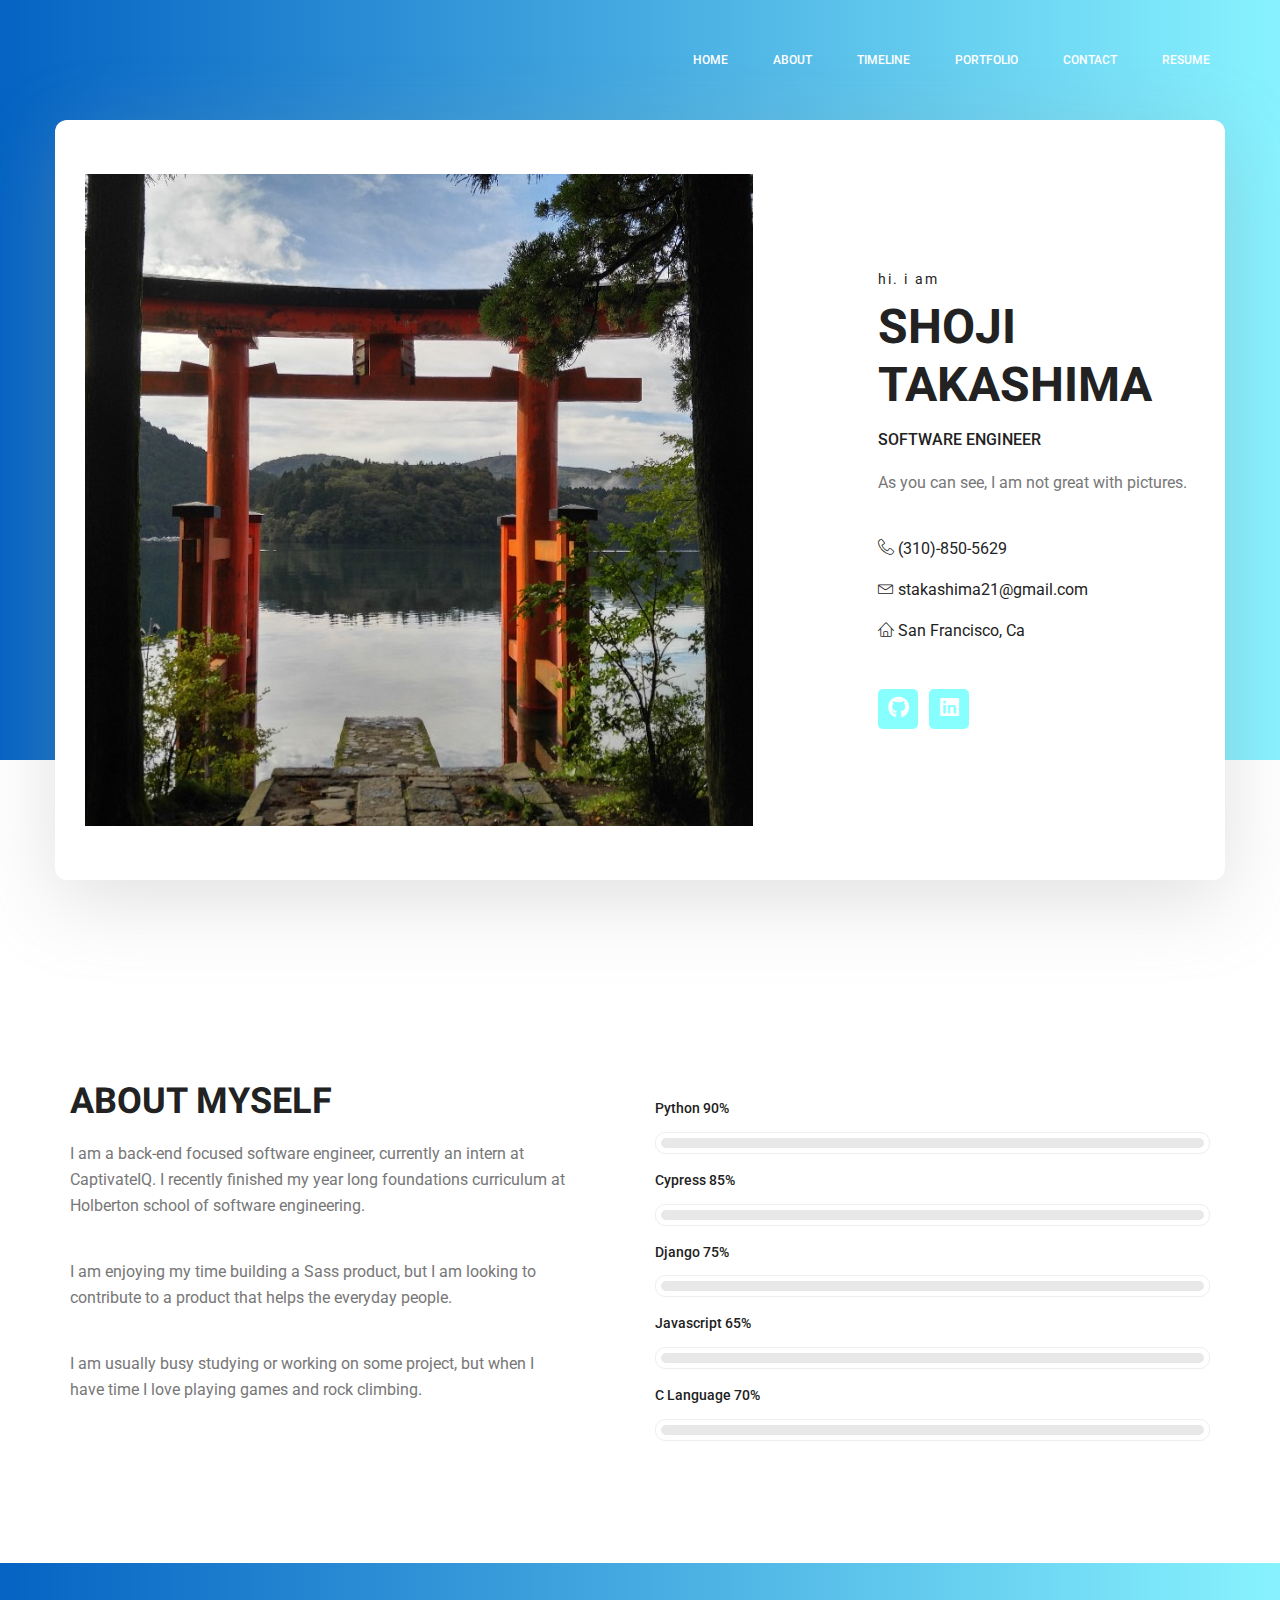
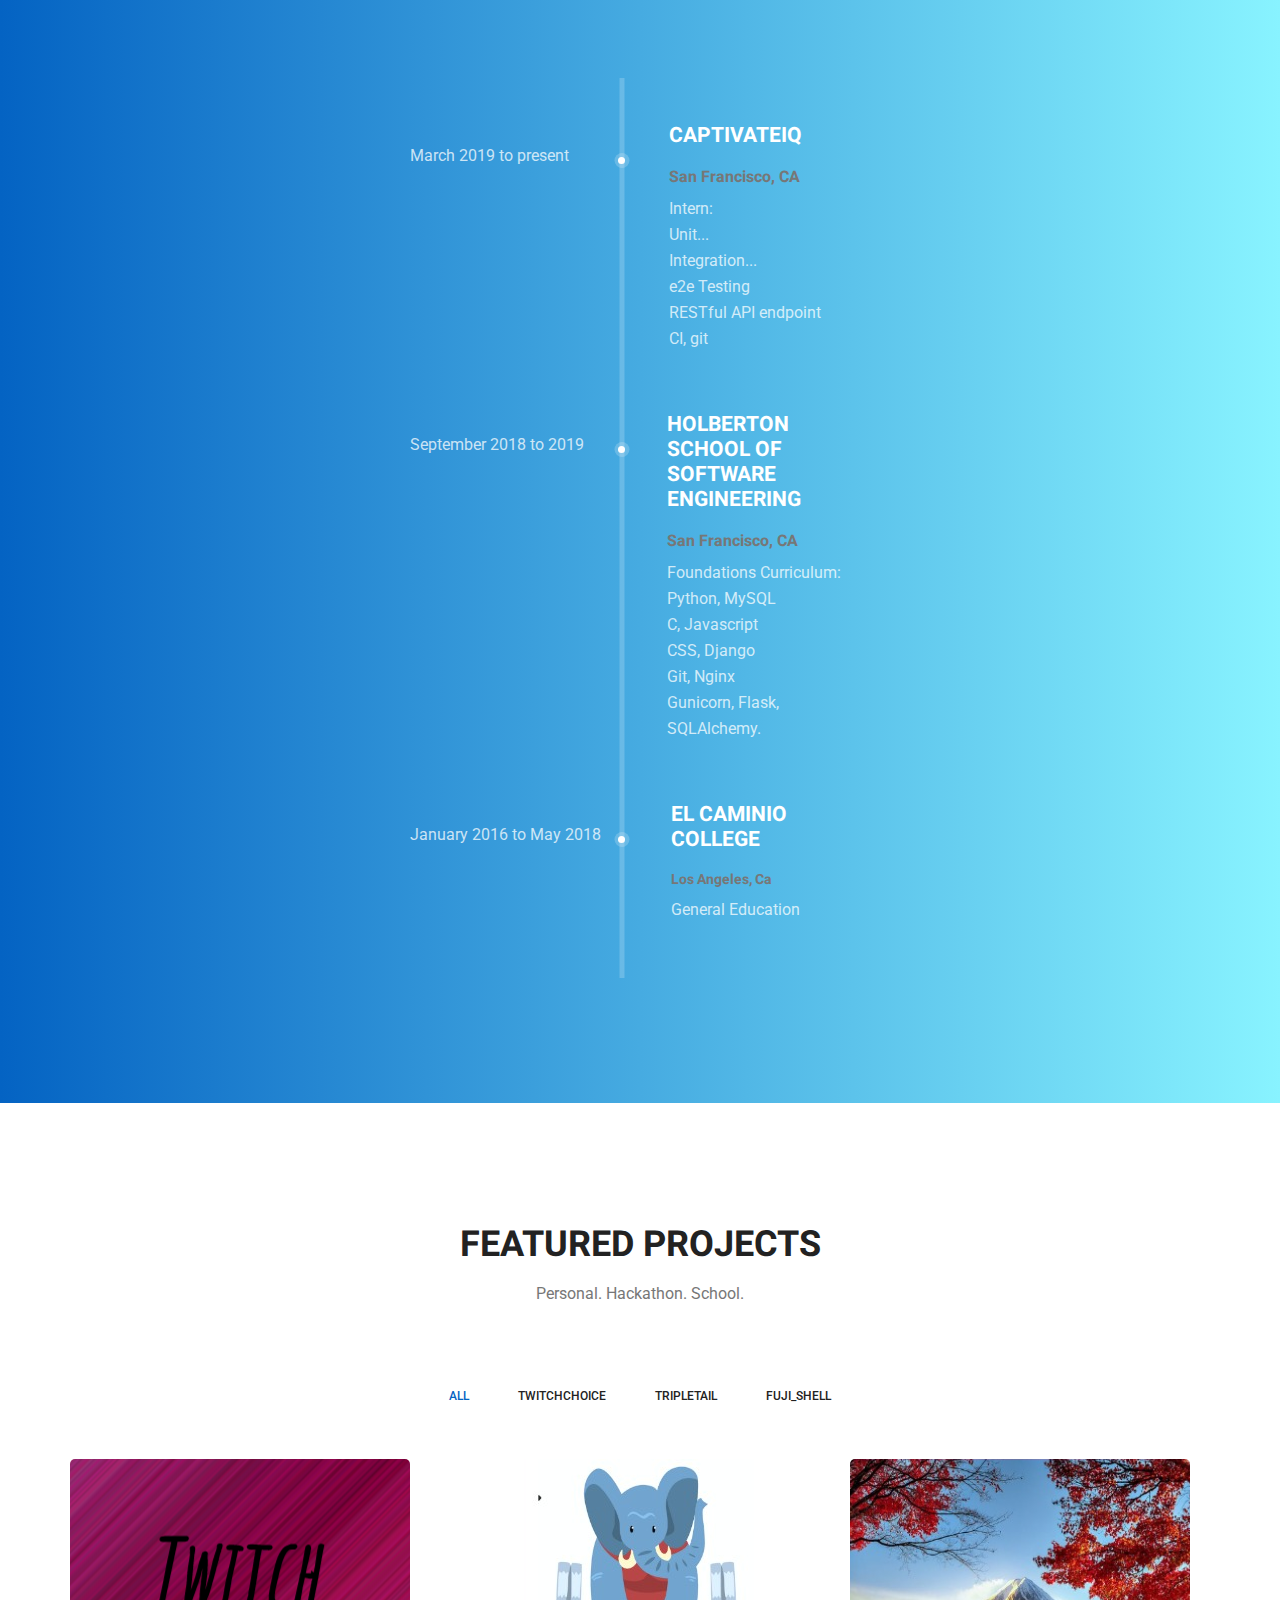
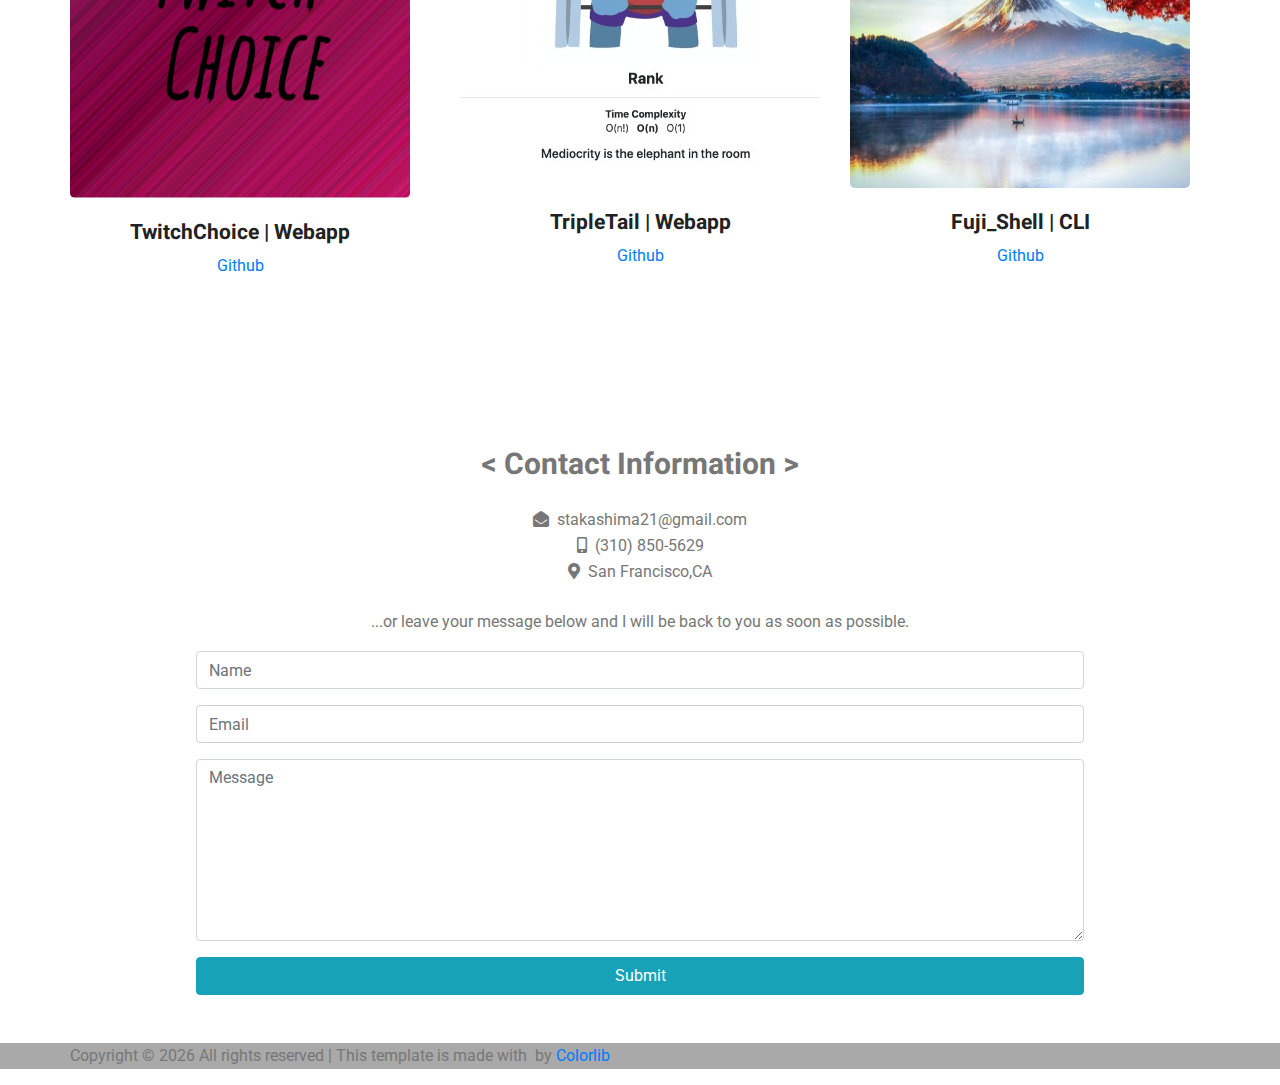
<file: index.html>
<!doctype html>
<html lang="en">

<head>
    <meta charset="utf-8">
    <meta name="viewport" content="width=device-width, initial-scale=1, shrink-to-fit=no">
    <link rel="icon" href="img/favicon.png" type="image/png">
    <title>Shoji Takashima</title>
    <link rel="stylesheet" href="css/bootstrap.css">
    <link rel="stylesheet" href="vendors/linericon/style.css">
    <link rel="stylesheet" href="css/font-awesome/css/all.css">
    <link rel="stylesheet" href="vendors/owl-carousel/owl.carousel.min.css">
    <link rel="stylesheet" href="vendors/lightbox/simpleLightbox.css">
    <link rel="stylesheet" href="vendors/nice-select/css/nice-select.css">
    <link rel="stylesheet" href="vendors/animate-css/animate.css">
    <link rel="stylesheet" href="vendors/popup/magnific-popup.css">
    <link rel="stylesheet" href="vendors/flaticon/flaticon.css">
    <link rel="stylesheet" href="css/style.css">
    <link rel="stylesheet" href="css/responsive.css">
    </script>
</head>

<body>
    <header class="header_area">
        <div class="main_menu">
            <nav class="navbar navbar-expand-sm navbar-light">
                <div class="container box_1620">
                    <a class="navbar-brand logo_h" href="index.html"><img alt=""></a>
                    <button class="navbar-toggler" type="button" data-toggle="collapse" data-target="#navbarSupportedContent" aria-controls="navbarSupportedContent" aria-expanded="false" aria-label="Toggle navigation"><span class="icon-bar"></span><span class="icon-bar"></span><span class="icon-bar"></span></button>
                    <ul class="nav navbar-nav menu_nav ml-auto">
                        <li class="nav-item active"><a class="nav-link" href="index.html">Home</a></li>
                        <li class="nav-item"><a class="nav-link" href="#about">About</a></li>
                        <li class="nav-item"><a class="nav-link" href="#timeline">Timeline</a></li>
                        <li class="nav-item"><a class="nav-link" href="#portfolio">Portfolio</a></li>
                        <li class="nav-item"><a class="nav-link" href="#contact">Contact</a></li>
                        <li class="nav-item"><a class="nav-link" href="resume.html">Resume</a></li>
                    </ul>
                </div>
        </div>
        </nav>
        </div>
    </header>
    <section class="home_banner_area">
        <div class="container box_1620">
            <div class="banner_inner d-flex align-items-center">
                <div class="banner_content">
                    <div class="media">
                        <div class="d-flex"><img src="img/personal.jpg" alt=""></div>
                        <div class="media-body">
                            <div class="personal_text">
                                <h6>hi. I am</h6>
                                <h3>Shoji Takashima</h3>
                                <h4>Software Engineer</h4>
                                <p>As you can see, I am not great with pictures.</p>
                                <ul class="list basic_info">
                                    <li><i class="lnr lnr-phone-handset"></i> (310)-850-5629</a>
                                    </li>
                                    <li><i class="lnr lnr-envelope"></i> stakashima21@gmail.com</a>
                                    </li>
                                    <li><i class="lnr lnr-home"></i> San Francisco, Ca</a>
                                    </li>
                                </ul>
                                <ul class="list personal_social">
                                    <li><a href="https://github.com/stak21" target="_blank"><i class="fab fa-lg fa-github"></i></a></li>
                                    <li><a href="https://linkedin.com/in/shoji-takashima" target="_blank"><i class="fab fa-lg fa-linkedin"></i></a></li>
                                </ul>
                            </div>
                        </div>
                    </div>
                </div>
            </div>
        </div>
    </section>
    <section class="welcome_area p_120" ID="about">
        <div class="container">
            <div class="row welcome_inner">
                <div class="col-lg-6">
                    <div class="welcome_text">
                        <h4>About Myself</h4>
                        <p>I am a back-end focused software engineer, currently an intern at CaptivateIQ. I recently finished my year long foundations curriculum at Holberton school of software engineering.</p>
                        <p>I am enjoying my time building a Sass product, but I am looking to contribute to a product that helps the everyday people. </p>
                        <p>I am usually busy studying or working on some project, but when I have time I love playing games and rock climbing. </p>
                    </div>
                </div>
                <div class="col-lg-6">
                    <div class="tools_expert">
                        <div class="skill_main">
                            <div class="skill_item">
                                <h4>Python <span class="counter">90</span>%</h4>
                                <div class="progress_br">
                                    <div class="progress">
                                        <div class="progress-bar" role="progressbar" aria-valuenow="90" aria-valuemin="0" aria-valuemax="100"></div>
                                    </div>
                                </div>
                            </div>
                            <div class="skill_item">
                                <h4>Cypress <span class="counter">85</span>%</h4>
                                <div class="progress_br">
                                    <div class="progress">
                                        <div class="progress-bar" role="progressbar" aria-valuenow="85" aria-valuemin="0" aria-valuemax="100"></div>
                                    </div>
                                </div>
                            </div>
                            <div class="skill_item">
                                <h4>Django <span class="counter">75</span>%</h4>
                                <div class="progress_br">
                                    <div class="progress">
                                        <div class="progress-bar" role="progressbar" aria-valuenow="75" aria-valuemin="0" aria-valuemax="100"></div>
                                    </div>
                                </div>
                            </div>
                            <div class="skill_item">
                                <h4>Javascript <span class="counter">65</span>%</h4>
                                <div class="progress_br">
                                    <div class="progress">
                                        <div class="progress-bar" role="progressbar" aria-valuenow="65" aria-valuemin="0" aria-valuemax="100"></div>
                                    </div>
                                </div>
                            </div>
                            <div class="skill_item">
                                <h4>C Language <span class="counter">70</span>%</h4>
                                <div class="progress_br">
                                    <div class="progress">
                                        <div class="progress-bar" role="progressbar" aria-valuenow="80" aria-valuemin="0" aria-valuemax="100"></div>
                                    </div>
                                </div>
                            </div>
                        </div>
                    </div>
                </div>
            </div>
        </div>
    </section>
    <section class="mytabs_area p_120" id="timeline">
        <div class="container">
            <div class="tabs_inner">
                <div class="tab-content" id="myTabContent">
                    <div class="tab-pane fade show active" id="home" role="tabpanel" aria-labelledby="home-tab">
                        <ul class="list">
                            <li><span></span>
                                <div class="media">
                                    <div class="d-flex">
                                        <p>March 2019 to present</p>
                                    </div>
                                    <div class="media-body">
                                        <h4>CaptivateIQ <h5>San Francisco, CA</h5></h4>
                                        <p>Intern:
                                            <br/> Unit...
                                            <br/> Integration...
                                            <br/>e2e Testing
                                            <br/> RESTful API endpoint
                                            <br/> CI, git</p>
                                    </div>
                                </div>
                            </li>
                            <li><span></span>
                                <div class="media">
                                    <div class="d-flex" style="padding-right: 83px">
                                        <p>September 2018 to 2019</p>
                                    </div>
                                    <div class="media-body">
                                        <h4>Holberton school of software engineering <h5>San Francisco, CA</h5></h4>
                                        <p>Foundations Curriculum:
                                            <br/>Python, MySQL
                                            <br/> C, Javascript
                                            <br/> CSS, Django
                                            <br/> Git, Nginx
                                            <br/>Gunicorn, Flask, SQLAlchemy.</p>
                                    </div>
                                </div>
                            </li>
                            <li><span></span>
                                <div class="media">
                                    <div class="d-flex" style="padding-right: 70px">
                                        <p>January 2016 to May 2018</p>
                                    </div>
                                    <div class="media-body">
                                        <h4>El Caminio College<h6>Los Angeles, Ca</h6></h4>
                                        <p>General Education</p>
                                    </div>
                                </div>
                            </li>
                        </ul>
                    </div>
                    <div class="tab-pane fade" id="profile" role="tabpanel" aria-labelledby="profile-tab">
                        <ul class="list">
                            <li><span></span>
                                <div class="media">
                                    <div class="d-flex">
                                        <p>March 2017 to present</p>
                                    </div>
                                    <div class="media-body">
                                        <h4>Colorlib</h4>
                                        <p>Senior Web Developer
                                            <br/>Santa monica, Los angeles</p>
                                    </div>
                                </div>
                            </li>
                            <li><span></span>
                                <div class="media">
                                    <div class="d-flex">
                                        <p>March 2017 to present</p>
                                    </div>
                                    <div class="media-body">
                                        <h4>Colorlib</h4>
                                        <p>Senior Web Developer
                                            <br/>Santa monica, Los angeles</p>
                                    </div>
                                </div>
                            </li>
                            <li><span></span>
                                <div class="media">
                                    <div class="d-flex">
                                        <p>March 2017 to present</p>
                                    </div>
                                    <div class="media-body">
                                        <h4>Colorlib</h4>
                                        <p>Senior Web Developer
                                            <br/>Santa monica, Los angeles</p>
                                    </div>
                                </div>
                            </li>
                        </ul>
                    </div>
                </div>
            </div>
        </div>
    </section>
    <section class="home_gallery_area p_120" ID="portfolio">
        <div class="container">
            <div class="main_title">
                <h2>Featured Projects</h2>
                <p>Personal. Hackathon. School.</p>
            </div>
            <div class="isotope_fillter">
                <ul class="gallery_filter list">
                    <li class="active" data-filter="*"><a href="#">All</a></li>
                    <li data-filter=".twitchchoice"><a href="#">TwitchChoice</a></li>
                    <li data-filter=".creative"><a href="#">TripleTail</a></li>
                    <li data-filter=".shell"><a href="#">Fuji_Shell</a></li>
                </ul>
            </div>
        </div>
        <div class="container">
            <div class="gallery_f_inner row imageGallery1">
                <div class="col-lg-4 col-md-4 col-sm-6 brand manipul twitchchoice">
                    <div class="h_gallery_item">
                        <div class="g_img_item"> <img class="img-fluid" src="img/twitchchoice.jpg" alt="">
                            <a class="light" href="img/twitchchoice.jpg"><img src="img/gallery/icon.png" alt=""></a>
                        </div>
                        <div class="g_item_text">
                            <h4>TwitchChoice | Webapp</h4><a href="http://github.com/stak21/twitchchoice">Github</a> </div>
                    </div>
                </div>
                <div class="col-lg-4 col-md-4 col-sm-6 brand manipul creative">
                    <div class="h_gallery_item">
                        <div class="g_img_item"> <img class="img-fluid" src="img/gallery/tripletail.jpg" alt="">
                            <a class="light" href="img/gallery/tripletail.jpg"><img src="img/gallery/icon.png" alt=""></a>
                        </div>
                        <div class="g_item_text">
                            <h4>TripleTail | Webapp</h4><a href="http://github.com/stak21/tripletail">Github</a> </div>
                    </div>
                </div>
                <div class="col-lg-4 col-md-4 col-sm-6 manipul shell">
                    <div class="h_gallery_item">
                        <div class="g_img_item"> <img class="img-fluid" src="img/fuji.jpg" alt="">
                            <a class="light" href="img/fuji.jpg"><img src="img/gallery/icon.png" alt=""></a>
                        </div>
                        <div class="g_item_text">
                            <h4>Fuji_Shell | CLI</h4><a href="http://github.com/stak21/fuji_shell">Github</a> </div>
                    </div>
                </div>
            </div>
        </div>
    </section>
    <section class="resume-section p-4 p-lg-5 text-center" id="contact">
        <div class="my-auto">
            <h2 class="mb-4">&lt; Contact Information &gt;</h2>
            <ul class="fa-ul mb-4 ml-0">
                <li id="mail-address"> <i class="fas fa-envelope-open mr-2 contact-icons"></i >stakashima21@gmail.com</a > </li><li> <i class="fas fa-mobile-alt mr-2 contact-icons"></i>(310) 850-5629 </li>
                <li> <i class="fas fa-map-marker-alt mr-2 contact-icons"></i>San Francisco,CA </li>
            </ul>
            <p> ...or leave your message below and I will be back to you as soon as possible. </p>
            <form class="contact-form d-flex flex-column align-items-center" action="https://formspree.io/youremail@mail.com" method="POST">
                <div class="form-group w-75">
                    <input type="name" class="form-control" placeholder="Name" name="name" required/> </div>
                <div class="form-group w-75">
                    <input type="email" class="form-control" placeholder="Email" name="name" required/> </div>
                <div class="form-group w-75">
                    <textarea class="form-control" type="text" placeholder="Message" rows="7" name="name" required></textarea>
                </div>
                <button type="submit" class="btn btn-submit btn-info w-75">Submit</button>
            </form>
        </div>
    </section>
    <footer class="footer_area" style="background-color: darkgrey">
        <div class="container">
            <p style="background-color: darkgray">Copyright &copy;
                <script>
                    document.write(new Date().getFullYear());
                </script> All rights reserved | This template is made with <i class="fa fa-heart-o" aria-hidden="true"></i> by <a href="https://colorlib.com" target="_blank">Colorlib</a></pi>
                </aside>
        </div>
    </footer>
    <script src="js/jquery-3.3.1.min.js"></script>
    <script src="js/popper.js"></script>
    <script src="js/bootstrap.min.js"></script>
    <script src="js/stellar.js"></script>
    <script src="vendors/lightbox/simpleLightbox.min.js"></script>
    <script src="vendors/nice-select/js/jquery.nice-select.min.js"></script>
    <script src="vendors/isotope/imagesloaded.pkgd.min.js"></script>
    <script src="vendors/isotope/isotope.pkgd.min.js"></script>
    <script src="vendors/owl-carousel/owl.carousel.min.js"></script>
    <script src="vendors/popup/jquery.magnific-popup.min.js"></script>
    <script src="js/jquery.ajaxchimp.min.js"></script>
    <script src="vendors/counter-up/jquery.waypoints.min.js"></script>
    <script src="vendors/counter-up/jquery.counterup.min.js"></script>
    <script src="js/mail-script.js"></script>
    <script src="js/theme.js"></script>
</body>

</html>
</file>
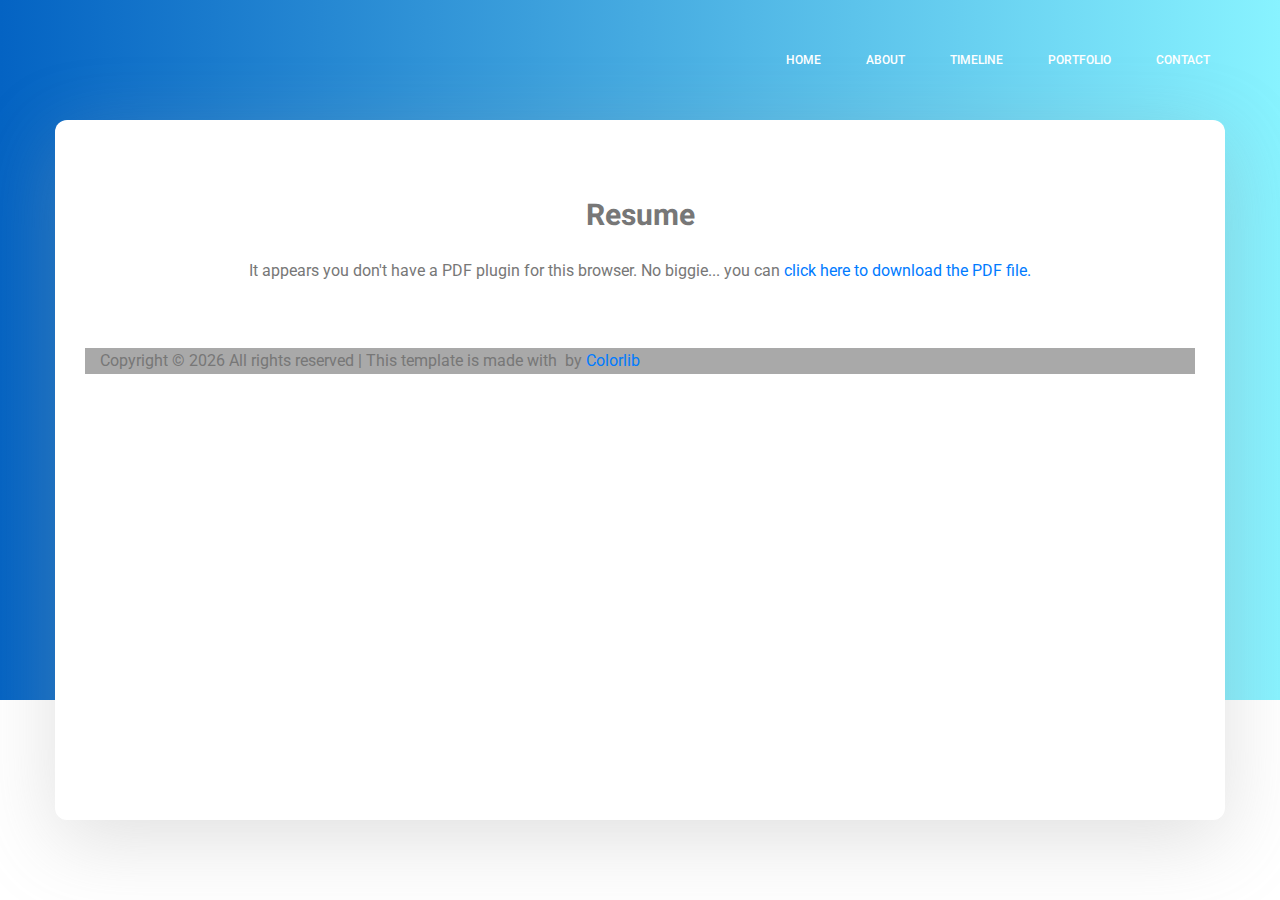
<file: resume.html>
<!doctype html>
<html lang="en">

<head>
    <meta charset="utf-8">
    <meta name="viewport" content="width=device-width, initial-scale=1, shrink-to-fit=no">
    <link rel="icon" href="img/favicon.png" type="image/png">
    <title>Shoji Takashima</title>
    <link rel="stylesheet" href="css/bootstrap.css">
    <link rel="stylesheet" href="vendors/linericon/style.css">
    <link rel="stylesheet" href="css/font-awesome/css/all.css">
    <link rel="stylesheet" href="vendors/owl-carousel/owl.carousel.min.css">
    <link rel="stylesheet" href="vendors/lightbox/simpleLightbox.css">
    <link rel="stylesheet" href="vendors/nice-select/css/nice-select.css">
    <link rel="stylesheet" href="vendors/animate-css/animate.css">
    <link rel="stylesheet" href="vendors/popup/magnific-popup.css">
    <link rel="stylesheet" href="vendors/flaticon/flaticon.css">
    <link rel="stylesheet" href="css/style.css">
    <link rel="stylesheet" href="css/responsive.css">
</head>

<body>
    <header class="header_area">
        <div class="main_menu">
            <nav class="navbar navbar-expand-sm navbar-light">
                <div class="container box_1620">
                    <a class="navbar-brand logo_h" href="index.html"><img alt=""></a>
                    <button class="navbar-toggler" type="button" data-toggle="collapse" data-target="#navbarSupportedContent" aria-controls="navbarSupportedContent" aria-expanded="false" aria-label="Toggle navigation"><span class="icon-bar"></span><span class="icon-bar"></span><span class="icon-bar"></span></button>
                    <ul class="nav navbar-nav menu_nav ml-auto">
                        <li class="nav-item active"><a class="nav-link" href="index.html">Home</a></li>
                        <li class="nav-item"><a class="nav-link" href="index.html#about">About</a></li>
                        <li class="nav-item"><a class="nav-link" href="index.html#timeline">Timeline</a></li>
                        <li class="nav-item"><a class="nav-link" href="index.html#portfolio">Portfolio</a></li>
                        <li class="nav-item"><a class="nav-link" href="index.html#contact">Contact</a></li>
                    </ul>
                </div>
            </nav>
        </div>
    </header>
    <section class="home_banner_area">
        <div class="container box_1620">
            <section class="resume-section p-4 p-lg-5 text-center" id="contact">
                <div class="my-auto">
                    <h2 class="mb-4">Resume</h2>
                    <object data="img/Resume.pdf" type="application/pdf" width="100%" height="800px">
                        <p>It appears you don't have a PDF plugin for this browser. No biggie... you can <a href="img/Resume.pdf">click here to download the PDF file.</a></p>
                    </object>
                </div>
            </section>
            <footer class="footer_area" style="background-color: darkgrey">
                <div class="container">
                    <p style="background-color: darkgray"> Copyright &copy;
                        <script>
                            document.write(new Date().getFullYear());
                        </script> All rights reserved | This template is made with <i class="fa fa-heart-o" aria-hidden="true"></i> by <a href="https://colorlib.com" target="_blank">Colorlib</a> </pi>
                        </aside>
                </div>
            </footer>
        </div>
        </div>
    </section>
    <script src="js/jquery-3.3.1.min.js"></script>
    <script src="js/popper.js"></script>
    <script src="js/bootstrap.min.js"></script>
    <script src="js/stellar.js"></script>
    <script src="vendors/lightbox/simpleLightbox.min.js"></script>
    <script src="vendors/nice-select/js/jquery.nice-select.min.js"></script>
    <script src="vendors/isotope/imagesloaded.pkgd.min.js"></script>
    <script src="vendors/isotope/isotope.pkgd.min.js"></script>
    <script src="vendors/owl-carousel/owl.carousel.min.js"></script>
    <script src="vendors/popup/jquery.magnific-popup.min.js"></script>
    <script src="js/jquery.ajaxchimp.min.js"></script>
    <script src="vendors/counter-up/jquery.waypoints.min.js"></script>
    <script src="vendors/counter-up/jquery.counterup.min.js"></script>
    <script src="js/mail-script.js"></script>
    <script src="js/theme.js"></script>
</body>

</html>
</file>
<file: vendors/linericon/style.css>
@font-face {
	font-family: 'Linearicons-Free';
	src:url('fonts/Linearicons-Free.eot?w118d');
	src:url('fonts/Linearicons-Free.eot?#iefixw118d') format('embedded-opentype'),
		url('fonts/Linearicons-Free.woff2?w118d') format('woff2'),
		url('fonts/Linearicons-Free.woff?w118d') format('woff'),
		url('fonts/Linearicons-Free.ttf?w118d') format('truetype'),
		url('fonts/Linearicons-Free.svg?w118d#Linearicons-Free') format('svg');
	font-weight: normal;
	font-style: normal;
}

.lnr {
	font-family: 'Linearicons-Free';
	speak: none;
	font-style: normal;
	font-weight: normal;
	font-variant: normal;
	text-transform: none;
	line-height: 1;

	/* Better Font Rendering =========== */
	-webkit-font-smoothing: antialiased;
	-moz-osx-font-smoothing: grayscale;
}

.lnr-home:before {
	content: "\e800";
}
.lnr-apartment:before {
	content: "\e801";
}
.lnr-pencil:before {
	content: "\e802";
}
.lnr-magic-wand:before {
	content: "\e803";
}
.lnr-drop:before {
	content: "\e804";
}
.lnr-lighter:before {
	content: "\e805";
}
.lnr-poop:before {
	content: "\e806";
}
.lnr-sun:before {
	content: "\e807";
}
.lnr-moon:before {
	content: "\e808";
}
.lnr-cloud:before {
	content: "\e809";
}
.lnr-cloud-upload:before {
	content: "\e80a";
}
.lnr-cloud-download:before {
	content: "\e80b";
}
.lnr-cloud-sync:before {
	content: "\e80c";
}
.lnr-cloud-check:before {
	content: "\e80d";
}
.lnr-database:before {
	content: "\e80e";
}
.lnr-lock:before {
	content: "\e80f";
}
.lnr-cog:before {
	content: "\e810";
}
.lnr-trash:before {
	content: "\e811";
}
.lnr-dice:before {
	content: "\e812";
}
.lnr-heart:before {
	content: "\e813";
}
.lnr-star:before {
	content: "\e814";
}
.lnr-star-half:before {
	content: "\e815";
}
.lnr-star-empty:before {
	content: "\e816";
}
.lnr-flag:before {
	content: "\e817";
}
.lnr-envelope:before {
	content: "\e818";
}
.lnr-paperclip:before {
	content: "\e819";
}
.lnr-inbox:before {
	content: "\e81a";
}
.lnr-eye:before {
	content: "\e81b";
}
.lnr-printer:before {
	content: "\e81c";
}
.lnr-file-empty:before {
	content: "\e81d";
}
.lnr-file-add:before {
	content: "\e81e";
}
.lnr-enter:before {
	content: "\e81f";
}
.lnr-exit:before {
	content: "\e820";
}
.lnr-graduation-hat:before {
	content: "\e821";
}
.lnr-license:before {
	content: "\e822";
}
.lnr-music-note:before {
	content: "\e823";
}
.lnr-film-play:before {
	content: "\e824";
}
.lnr-camera-video:before {
	content: "\e825";
}
.lnr-camera:before {
	content: "\e826";
}
.lnr-picture:before {
	content: "\e827";
}
.lnr-book:before {
	content: "\e828";
}
.lnr-bookmark:before {
	content: "\e829";
}
.lnr-user:before {
	content: "\e82a";
}
.lnr-users:before {
	content: "\e82b";
}
.lnr-shirt:before {
	content: "\e82c";
}
.lnr-store:before {
	content: "\e82d";
}
.lnr-cart:before {
	content: "\e82e";
}
.lnr-tag:before {
	content: "\e82f";
}
.lnr-phone-handset:before {
	content: "\e830";
}
.lnr-phone:before {
	content: "\e831";
}
.lnr-pushpin:before {
	content: "\e832";
}
.lnr-map-marker:before {
	content: "\e833";
}
.lnr-map:before {
	content: "\e834";
}
.lnr-location:before {
	content: "\e835";
}
.lnr-calendar-full:before {
	content: "\e836";
}
.lnr-keyboard:before {
	content: "\e837";
}
.lnr-spell-check:before {
	content: "\e838";
}
.lnr-screen:before {
	content: "\e839";
}
.lnr-smartphone:before {
	content: "\e83a";
}
.lnr-tablet:before {
	content: "\e83b";
}
.lnr-laptop:before {
	content: "\e83c";
}
.lnr-laptop-phone:before {
	content: "\e83d";
}
.lnr-power-switch:before {
	content: "\e83e";
}
.lnr-bubble:before {
	content: "\e83f";
}
.lnr-heart-pulse:before {
	content: "\e840";
}
.lnr-construction:before {
	content: "\e841";
}
.lnr-pie-chart:before {
	content: "\e842";
}
.lnr-chart-bars:before {
	content: "\e843";
}
.lnr-gift:before {
	content: "\e844";
}
.lnr-diamond:before {
	content: "\e845";
}
.lnr-linearicons:before {
	content: "\e846";
}
.lnr-dinner:before {
	content: "\e847";
}
.lnr-coffee-cup:before {
	content: "\e848";
}
.lnr-leaf:before {
	content: "\e849";
}
.lnr-paw:before {
	content: "\e84a";
}
.lnr-rocket:before {
	content: "\e84b";
}
.lnr-briefcase:before {
	content: "\e84c";
}
.lnr-bus:before {
	content: "\e84d";
}
.lnr-car:before {
	content: "\e84e";
}
.lnr-train:before {
	content: "\e84f";
}
.lnr-bicycle:before {
	content: "\e850";
}
.lnr-wheelchair:before {
	content: "\e851";
}
.lnr-select:before {
	content: "\e852";
}
.lnr-earth:before {
	content: "\e853";
}
.lnr-smile:before {
	content: "\e854";
}
.lnr-sad:before {
	content: "\e855";
}
.lnr-neutral:before {
	content: "\e856";
}
.lnr-mustache:before {
	content: "\e857";
}
.lnr-alarm:before {
	content: "\e858";
}
.lnr-bullhorn:before {
	content: "\e859";
}
.lnr-volume-high:before {
	content: "\e85a";
}
.lnr-volume-medium:before {
	content: "\e85b";
}
.lnr-volume-low:before {
	content: "\e85c";
}
.lnr-volume:before {
	content: "\e85d";
}
.lnr-mic:before {
	content: "\e85e";
}
.lnr-hourglass:before {
	content: "\e85f";
}
.lnr-undo:before {
	content: "\e860";
}
.lnr-redo:before {
	content: "\e861";
}
.lnr-sync:before {
	content: "\e862";
}
.lnr-history:before {
	content: "\e863";
}
.lnr-clock:before {
	content: "\e864";
}
.lnr-download:before {
	content: "\e865";
}
.lnr-upload:before {
	content: "\e866";
}
.lnr-enter-down:before {
	content: "\e867";
}
.lnr-exit-up:before {
	content: "\e868";
}
.lnr-bug:before {
	content: "\e869";
}
.lnr-code:before {
	content: "\e86a";
}
.lnr-link:before {
	content: "\e86b";
}
.lnr-unlink:before {
	content: "\e86c";
}
.lnr-thumbs-up:before {
	content: "\e86d";
}
.lnr-thumbs-down:before {
	content: "\e86e";
}
.lnr-magnifier:before {
	content: "\e86f";
}
.lnr-cross:before {
	content: "\e870";
}
.lnr-menu:before {
	content: "\e871";
}
.lnr-list:before {
	content: "\e872";
}
.lnr-chevron-up:before {
	content: "\e873";
}
.lnr-chevron-down:before {
	content: "\e874";
}
.lnr-chevron-left:before {
	content: "\e875";
}
.lnr-chevron-right:before {
	content: "\e876";
}
.lnr-arrow-up:before {
	content: "\e877";
}
.lnr-arrow-down:before {
	content: "\e878";
}
.lnr-arrow-left:before {
	content: "\e879";
}
.lnr-arrow-right:before {
	content: "\e87a";
}
.lnr-move:before {
	content: "\e87b";
}
.lnr-warning:before {
	content: "\e87c";
}
.lnr-question-circle:before {
	content: "\e87d";
}
.lnr-menu-circle:before {
	content: "\e87e";
}
.lnr-checkmark-circle:before {
	content: "\e87f";
}
.lnr-cross-circle:before {
	content: "\e880";
}
.lnr-plus-circle:before {
	content: "\e881";
}
.lnr-circle-minus:before {
	content: "\e882";
}
.lnr-arrow-up-circle:before {
	content: "\e883";
}
.lnr-arrow-down-circle:before {
	content: "\e884";
}
.lnr-arrow-left-circle:before {
	content: "\e885";
}
.lnr-arrow-right-circle:before {
	content: "\e886";
}
.lnr-chevron-up-circle:before {
	content: "\e887";
}
.lnr-chevron-down-circle:before {
	content: "\e888";
}
.lnr-chevron-left-circle:before {
	content: "\e889";
}
.lnr-chevron-right-circle:before {
	content: "\e88a";
}
.lnr-crop:before {
	content: "\e88b";
}
.lnr-frame-expand:before {
	content: "\e88c";
}
.lnr-frame-contract:before {
	content: "\e88d";
}
.lnr-layers:before {
	content: "\e88e";
}
.lnr-funnel:before {
	content: "\e88f";
}
.lnr-text-format:before {
	content: "\e890";
}
.lnr-text-format-remove:before {
	content: "\e891";
}
.lnr-text-size:before {
	content: "\e892";
}
.lnr-bold:before {
	content: "\e893";
}
.lnr-italic:before {
	content: "\e894";
}
.lnr-underline:before {
	content: "\e895";
}
.lnr-strikethrough:before {
	content: "\e896";
}
.lnr-highlight:before {
	content: "\e897";
}
.lnr-text-align-left:before {
	content: "\e898";
}
.lnr-text-align-center:before {
	content: "\e899";
}
.lnr-text-align-right:before {
	content: "\e89a";
}
.lnr-text-align-justify:before {
	content: "\e89b";
}
.lnr-line-spacing:before {
	content: "\e89c";
}
.lnr-indent-increase:before {
	content: "\e89d";
}
.lnr-indent-decrease:before {
	content: "\e89e";
}
.lnr-pilcrow:before {
	content: "\e89f";
}
.lnr-direction-ltr:before {
	content: "\e8a0";
}
.lnr-direction-rtl:before {
	content: "\e8a1";
}
.lnr-page-break:before {
	content: "\e8a2";
}
.lnr-sort-alpha-asc:before {
	content: "\e8a3";
}
.lnr-sort-amount-asc:before {
	content: "\e8a4";
}
.lnr-hand:before {
	content: "\e8a5";
}
.lnr-pointer-up:before {
	content: "\e8a6";
}
.lnr-pointer-right:before {
	content: "\e8a7";
}
.lnr-pointer-down:before {
	content: "\e8a8";
}
.lnr-pointer-left:before {
	content: "\e8a9";
}
</file>
<file: vendors/nice-select/css/nice-select.css>
.nice-select {
  -webkit-tap-highlight-color: transparent;
  background-color: #fff;
  border-radius: 5px;
  border: solid 1px #e8e8e8;
  box-sizing: border-box;
  clear: both;
  cursor: pointer;
  display: block;
  float: left;
  font-family: inherit;
  font-size: 14px;
  font-weight: normal;
  height: 42px;
  line-height: 40px;
  outline: none;
  padding-left: 18px;
  padding-right: 30px;
  position: relative;
  text-align: left !important;
  -webkit-transition: all 0.2s ease-in-out;
  transition: all 0.2s ease-in-out;
  -webkit-user-select: none;
     -moz-user-select: none;
      -ms-user-select: none;
          user-select: none;
  white-space: nowrap;
  width: auto; }
  .nice-select:hover {
    border-color: #dbdbdb; }
  .nice-select:active, .nice-select.open, .nice-select:focus {
    border-color: #999; }
  .nice-select:after {
    border-bottom: 2px solid #999;
    border-right: 2px solid #999;
    content: '';
    display: block;
    height: 5px;
    margin-top: -4px;
    pointer-events: none;
    position: absolute;
    right: 12px;
    top: 50%;
    -webkit-transform-origin: 66% 66%;
        -ms-transform-origin: 66% 66%;
            transform-origin: 66% 66%;
    -webkit-transform: rotate(45deg);
        -ms-transform: rotate(45deg);
            transform: rotate(45deg);
    -webkit-transition: all 0.15s ease-in-out;
    transition: all 0.15s ease-in-out;
    width: 5px; }
  .nice-select.open:after {
    -webkit-transform: rotate(-135deg);
        -ms-transform: rotate(-135deg);
            transform: rotate(-135deg); }
  .nice-select.open .list {
    opacity: 1;
    pointer-events: auto;
    -webkit-transform: scale(1) translateY(0);
        -ms-transform: scale(1) translateY(0);
            transform: scale(1) translateY(0); }
  .nice-select.disabled {
    border-color: #ededed;
    color: #999;
    pointer-events: none; }
    .nice-select.disabled:after {
      border-color: #cccccc; }
  .nice-select.wide {
    width: 100%; }
    .nice-select.wide .list {
      left: 0 !important;
      right: 0 !important; }
  .nice-select.right {
    float: right; }
    .nice-select.right .list {
      left: auto;
      right: 0; }
  .nice-select.small {
    font-size: 12px;
    height: 36px;
    line-height: 34px; }
    .nice-select.small:after {
      height: 4px;
      width: 4px; }
    .nice-select.small .option {
      line-height: 34px;
      min-height: 34px; }
  .nice-select .list {
    background-color: #fff;
    border-radius: 5px;
    box-shadow: 0 0 0 1px rgba(68, 68, 68, 0.11);
    box-sizing: border-box;
    margin-top: 4px;
    opacity: 0;
    overflow: hidden;
    padding: 0;
    pointer-events: none;
    position: absolute;
    top: 100%;
    left: 0;
    -webkit-transform-origin: 50% 0;
        -ms-transform-origin: 50% 0;
            transform-origin: 50% 0;
    -webkit-transform: scale(0.75) translateY(-21px);
        -ms-transform: scale(0.75) translateY(-21px);
            transform: scale(0.75) translateY(-21px);
    -webkit-transition: all 0.2s cubic-bezier(0.5, 0, 0, 1.25), opacity 0.15s ease-out;
    transition: all 0.2s cubic-bezier(0.5, 0, 0, 1.25), opacity 0.15s ease-out;
    z-index: 9; }
    .nice-select .list:hover .option:not(:hover) {
      background-color: transparent !important; }
  .nice-select .option {
    cursor: pointer;
    font-weight: 400;
    line-height: 40px;
    list-style: none;
    min-height: 40px;
    outline: none;
    padding-left: 18px;
    padding-right: 29px;
    text-align: left;
    -webkit-transition: all 0.2s;
    transition: all 0.2s; }
    .nice-select .option:hover, .nice-select .option.focus, .nice-select .option.selected.focus {
      background-color: #f6f6f6; }
    .nice-select .option.selected {
      font-weight: bold; }
    .nice-select .option.disabled {
      background-color: transparent;
      color: #999;
      cursor: default; }

.no-csspointerevents .nice-select .list {
  display: none; }

.no-csspointerevents .nice-select.open .list {
  display: block; }
</file>
<file: vendors/flaticon/flaticon.css>
/*
  	Flaticon icon font: Flaticon
  	Creation date: 26/06/2018 17:19
  	*/

@font-face {
  font-family: "Flaticon";
  src: url("./Flaticon.eot");
  src: url("./Flaticon.eot?#iefix") format("embedded-opentype"),
       url("./Flaticon.woff") format("woff"),
       url("./Flaticon.ttf") format("truetype"),
       url("./Flaticon.svg#Flaticon") format("svg");
  font-weight: normal;
  font-style: normal;
}

@media screen and (-webkit-min-device-pixel-ratio:0) {
  @font-face {
    font-family: "Flaticon";
    src: url("./Flaticon.svg#Flaticon") format("svg");
  }
}

[class^="flaticon-"]:before, [class*=" flaticon-"]:before,
[class^="flaticon-"]:after, [class*=" flaticon-"]:after {   
  font-family: Flaticon;
        font-size: 20px;
font-style: normal;
margin-left: 20px;
}

.flaticon-skyline:before { content: "\f100"; }
.flaticon-sketch:before { content: "\f101"; }
.flaticon-city:before { content: "\f102"; }
</file>
<file: css/style.css>
/*----------------------------------------------------
@File: Default Styles
@Author: Rocky Ahmed
@URL: http://wethemez.com
Author E-mail: rockybd1995@gmail.com

This file contains the styling for the actual theme, this
is the file you need to edit to change the look of the
theme.
---------------------------------------------------- */
/*=====================================================================
@Template Name: Builder Construction 
@Author: Rocky Ahmed
@Developed By: Rocky Ahmed
@Developer URL: http://rocky.wethemez.com
Author E-mail: rockybd1995@gmail.com

@Default Styles

Table of Content:
01/ Variables
02/ predefin
03/ header
04/ button
05/ banner
06/ breadcrumb
07/ about
08/ team
09/ project 
10/ price 
11/ team 
12/ blog 
13/ video  
14/ features  
15/ career  
16/ contact 
17/ footer

=====================================================================*/
/*----------------------------------------------------*/
/*font Variables*/
/*Color Variables*/
/*=================== fonts ====================*/
@import url("https://fonts.googleapis.com/css?family=Heebo:300,400,700,900|Roboto:300,400,500,700");
/*---------------------------------------------------- */
/*----------------------------------------------------*/
.list {
  list-style: none;
  margin: 0px;
  padding: 0px; }

a {
  text-decoration: none;
  transition: all 0.3s ease-in-out; }
  a:hover, a:focus {
    text-decoration: none;
    outline: none; }

.row.m0 {
  margin: 0px; }

body {
  line-height: 26px;
  font-size: 16px;
  font-family: "Roboto", sans-serif;
  font-weight: normal;
  color: #777777; }

h1, h2, h3, h4, h5, h6 {
  font-family: "Heebo", sans-serif;
  font-weight: bold; }

button:focus {
  outline: none;
  box-shadow: none; }

.p0 {
  padding-left: 0px;
  padding-right: 0px; }

.p_120 {
  padding-top: 120px;
  padding-bottom: 120px; }

.p_100 {
  padding-top: 100px;
  padding-bottom: 100px; }

.pad_top {
  padding-top: 120px; }

.pad_bt {
  padding-bottom: 120px; }

.mt-25 {
  margin-top: 25px; }

@media (min-width: 1200px) {
  .container {
    max-width: 1170px; } }

@media (min-width: 1620px) {
  .box_1620 {
    max-width: 1620px;
    margin: auto;
    width: 100%;
    padding-left: 0px;
    padding-right: 0px; } }
/* Main Title Area css
============================================================================================ */
.main_title {
  text-align: center;
  max-width: 670px;
  margin: 0px auto 75px; }
  .main_title h2 {
    font-family: "Heebo", sans-serif;
    font-size: 36px;
    color: #222222;
    margin-bottom: 15px;
    text-transform: uppercase; }
  .main_title p {
    font-size: 16px;
    font-family: "Roboto", sans-serif;
    font-weight: normal;
    line-height: 26px;
    color: #777777;
    margin-bottom: 0px; }

/* End Main Title Area css
============================================================================================ */
/*---------------------------------------------------- */
/*----------------------------------------------------*/
.header_area {
  position: absolute;
  width: 100%;
  top: 0;
  left: 0;
  z-index: 99;
  transition: background 0.4s, all 0.3s linear; }
  .header_area .navbar {
    background: transparent;
    padding: 0px;
    border: 0px;
    border-radius: 0px; }
    .header_area .navbar .nav .nav-item {
      margin-right: 45px; }
      .header_area .navbar .nav .nav-item .nav-link {
        font: 500 12px/120px "Roboto", sans-serif;
        text-transform: uppercase;
        color: #fff;
        padding: 0px;
        display: inline-block; }
        .header_area .navbar .nav .nav-item .nav-link:after {
          display: none; }
      .header_area .navbar .nav .nav-item:hover .nav-link, .header_area .navbar .nav .nav-item.active .nav-link {
        color: #fff; }
      .header_area .navbar .nav .nav-item.submenu {
        position: relative; }
        .header_area .navbar .nav .nav-item.submenu ul {
          border: none;
          padding: 0px;
          border-radius: 0px;
          box-shadow: none;
          margin: 0px;
          background: #fff;
          box-shadow: 0px 3px 16px 0px rgba(0, 0, 0, 0.1); }
          @media (min-width: 992px) {
            .header_area .navbar .nav .nav-item.submenu ul {
              position: absolute;
              top: 120%;
              left: 0px;
              min-width: 200px;
              text-align: left;
              opacity: 0;
              transition: all 300ms ease-in;
              visibility: hidden;
              display: block;
              border: none;
              padding: 0px;
              border-radius: 0px; } }
          .header_area .navbar .nav .nav-item.submenu ul:before {
            content: "";
            width: 0;
            height: 0;
            border-style: solid;
            border-width: 10px 10px 0 10px;
            border-color: #eeeeee transparent transparent transparent;
            position: absolute;
            right: 24px;
            top: 45px;
            z-index: 3;
            opacity: 0;
            transition: all 400ms linear; }
          .header_area .navbar .nav .nav-item.submenu ul .nav-item {
            display: block;
            float: none;
            margin-right: 0px;
            border-bottom: 1px solid #ededed;
            margin-left: 0px;
            transition: all 0.4s linear; }
            .header_area .navbar .nav .nav-item.submenu ul .nav-item .nav-link {
              line-height: 45px;
              color: #222222;
              padding: 0px 30px;
              transition: all 150ms linear;
              display: block;
              margin-right: 0px; }
            .header_area .navbar .nav .nav-item.submenu ul .nav-item:last-child {
              border-bottom: none; }
            .header_area .navbar .nav .nav-item.submenu ul .nav-item:hover .nav-link {
              background: #0463c3;
              color: #fff; }
        @media (min-width: 992px) {
          .header_area .navbar .nav .nav-item.submenu:hover ul {
            visibility: visible;
            opacity: 1;
            top: 100%; } }
        .header_area .navbar .nav .nav-item.submenu:hover ul .nav-item {
          margin-top: 0px; }
      .header_area .navbar .nav .nav-item:last-child {
        margin-right: 0px; }
    .header_area .navbar .search {
      font-size: 12px;
      line-height: 60px;
      display: inline-block;
      color: #222222;
      margin-left: 80px; }
      .header_area .navbar .search i {
        font-weight: 600; }
  .header_area.navbar_fixed .main_menu {
      opacity: 0.7;
      filter: alpha(opacity=50); /* For IE8 and earlier */
    position: fixed;
    width: 100%;
    top: -70px;
    left: 0;
    right: 0;
      background-image: -moz-linear-gradient(0deg, #0463c3 0%, #88f3ff 100%);
      background-image: -webkit-linear-gradient(0deg, #0463c3 0%, #88f3ff 100%);
      background-image: -ms-linear-gradient(0deg, #0463c3 0%, #88f3ff 100%);
    transform: translateY(70px);
    transition: transform 500ms ease, background 500ms ease;
    -webkit-transition: transform 500ms ease, background 500ms ease;
    box-shadow: 0px 3px 16px 0px rgba(0, 0, 0, 0.1); }
    .header_area.navbar_fixed .main_menu .navbar .nav .nav-item .nav-link {
      line-height: 70px; }

.top_menu {
  background: #f9f9ff; }
  .top_menu .header_social li {
    display: inline-block;
    margin-right: 15px; }
    .top_menu .header_social li a {
      font-size: 14px;
      color: #777777;
      display: inline-block;
      line-height: 42px;
      transition: all 300ms linear 0s; }
    .top_menu .header_social li:last-child {
      margin-right: 0px; }
    .top_menu .header_social li:hover a {
      color: #0463c3; }
  .top_menu .dn_btn {
    line-height: 42px;
    display: inline-block;
    font-size: 12px;
    margin-right: 30px;
    font-family: "Roboto", sans-serif;
    font-weight: normal;
    color: #777777;
    transition: all 300ms linear 0s; }
    .top_menu .dn_btn:hover {
      color: #0463c3; }
    .top_menu .dn_btn:last-child {
      margin-right: 0px; }
  .top_menu .lan_pack {
    height: 30px;
    border: 1px solid #eeeeee;
    border-radius: 3px;
    line-height: 28px;
    font-size: 12px;
    font-family: "Roboto", sans-serif;
    font-weight: 500;
    padding-left: 19px;
    padding-right: 36px;
    color: #777777;
    background: #f9f9ff;
    margin-right: 5px;
    margin-top: 8px; }
    .top_menu .lan_pack .current {
      color: #777777; }
    .top_menu .lan_pack:after {
      content: "\f0d7";
      border: none !important;
      font: normal normal normal 12px/1 FontAwesome;
      transform: rotate(0deg);
      height: auto;
      margin-top: -6px;
      right: 20px; }

/*---------------------------------------------------- */
/*----------------------------------------------------*/
/* Home Banner Area css
============================================================================================ */
.home_banner_area {
  position: relative;
  z-index: 1;
  background-image: -moz-linear-gradient(0deg, #0463c3 0%, #88f3ff 100%);
  background-image: -webkit-linear-gradient(0deg, #0463c3 0%, #88f3ff 100%);
  background-image: -ms-linear-gradient(0deg, #0463c3 0%, #88f3ff 100%);
  margin-bottom: 200px; }
  .home_banner_area .box_1620 {
    min-height: 700px;
    border-radius: 12px;
    position: relative;
    bottom: -120px;
    background: #fff;
    padding: 30px;
    box-shadow: 0px 20px 80px 0px rgba(153, 153, 153, 0.3); }
  .home_banner_area .banner_inner {
    position: relative;
    width: 100%;
    min-height: 700px;
    display: flex; }
    .home_banner_area .banner_inner .banner_content {
      color: #222222;
      vertical-align: middle;
      align-self: center;
      text-align: left; }
  .home_banner_area .banner_inner .banner_content h6{
    text-transform: lowercase;
  }
      .home_banner_area .banner_inner .banner_content .media .d-flex {
        padding-right: 125px; }
      .home_banner_area .banner_inner .banner_content .media .media-body {
        vertical-align: middle;
        align-self: center; }

.blog_banner {
  min-height: 780px;
  position: relative;
  z-index: 1;
  overflow: hidden;
  margin-bottom: 0px; }
  .blog_banner .banner_inner {
    background: #04091e;
    position: relative;
    overflow: hidden;
    width: 100%;
    min-height: 780px;
    z-index: 1; }
    .blog_banner .banner_inner .overlay {
      background: url(../img/banner/banner-2.jpg) no-repeat scroll center center;
      opacity: .5;
      height: 125%;
      position: absolute;
      left: 0px;
      top: 0px;
      width: 100%;
      z-index: -1; }
    .blog_banner .banner_inner .blog_b_text {
      max-width: 700px;
      margin: auto;
      color: #fff; }
      .blog_banner .banner_inner .blog_b_text h2 {
        font-size: 60px;
        font-weight: bold;
        font-family: "Heebo", sans-serif;
        line-height: 66px;
        margin-bottom: 15px;
        text-transform: uppercase; }
      .blog_banner .banner_inner .blog_b_text p {
        font-size: 16px;
        margin-bottom: 35px; }
      .blog_banner .banner_inner .blog_b_text .white_bg_btn {
        line-height: 42px;
        padding: 0px 45px;
        border-radius: 5px; }

.banner_box {
  max-width: 1620px;
  margin: auto; }

.banner_area {
  position: relative;
  z-index: 1;
  min-height: 350px;
  background-image: -moz-linear-gradient(0deg, #0463c3 0%, #88f3ff 100%);
  background-image: -webkit-linear-gradient(0deg, #0463c3 0%, #88f3ff 100%);
  background-image: -ms-linear-gradient(0deg, #0463c3 0%, #88f3ff 100%);
  margin-bottom: 120px; }
  .banner_area .box_1620 {
    background: #fff;
    min-height: 360px;
    border-radius: 12px;
    position: relative;
    bottom: -120px;
    box-shadow: 0px 20px 80px 0px rgba(153, 153, 153, 0.3); }
  .banner_area .banner_inner {
    position: relative;
    overflow: hidden;
    width: 100%;
    min-height: 360px;
    z-index: 1; }
    .banner_area .banner_inner .banner_content h2 {
      color: #222222;
      font-size: 48px;
      font-family: "Heebo", sans-serif;
      margin-bottom: 0px;
      font-weight: bold; }
    .banner_area .banner_inner .banner_content .page_link a {
      font-size: 14px;
      color: #222222;
      font-family: "Roboto", sans-serif;
      margin-right: 32px;
      position: relative; }
      .banner_area .banner_inner .banner_content .page_link a:before {
        content: "\e87a";
        font-family: 'Linearicons-Free';
        position: absolute;
        right: -25px;
        top: 50%;
        transform: translateY(-50%); }
      .banner_area .banner_inner .banner_content .page_link a:last-child {
        margin-right: 0px; }
        .banner_area .banner_inner .banner_content .page_link a:last-child:before {
          display: none; }
      .banner_area .banner_inner .banner_content .page_link a:hover {
        color: #0463c3; }

/* End Home Banner Area css
============================================================================================ */
/*---------------------------------------------------- */
/*----------------------------------------------------*/
/* Latest Blog Area css
============================================================================================ */
.latest_blog_inner {
  margin-bottom: -30px; }

.l_blog_item {
  margin-bottom: 30px; }
  .l_blog_item .date {
    font-size: 13px;
    font-family: "Roboto", sans-serif;
    font-weight: normal;
    color: #777777;
    margin-top: 20px;
    display: block;
    margin-bottom: 15px; }
  .l_blog_item h4 {
    font-size: 18px;
    line-height: 24px;
    color: #222222;
    border-bottom: 1px solid #eeeeee;
    padding-bottom: 20px;
    margin-bottom: 20px;
    transition: all 300ms linear 0s; }
  .l_blog_item p {
    margin-bottom: 0px; }
  .l_blog_item:hover h4 {
    color: #0463c3; }

/* End Latest Blog Area css
============================================================================================ */
/*================= latest_blog_area css =============*/
.single-recent-blog-post {
  margin-bottom: 30px; }
  .single-recent-blog-post .thumb {
    overflow: hidden; }
    .single-recent-blog-post .thumb img {
      transition: all 0.7s linear; }
  .single-recent-blog-post .details {
    padding-top: 30px; }
    .single-recent-blog-post .details .sec_h4 {
      line-height: 24px;
      padding: 10px 0px 13px;
      transition: all 0.3s linear; }
      .single-recent-blog-post .details .sec_h4:hover {
        color: #777777; }
  .single-recent-blog-post .date {
    font-size: 14px;
    line-height: 24px;
    font-weight: 400; }
  .single-recent-blog-post:hover img {
    transform: scale(1.23) rotate(10deg); }

.tags .tag_btn {
  font-size: 12px;
  font-weight: 500;
  line-height: 20px;
  border: 1px solid #eeeeee;
  display: inline-block;
  padding: 1px 18px;
  text-align: center;
  color: #222222; }
  .tags .tag_btn:before {
    background: #0463c3; }
  .tags .tag_btn + .tag_btn {
    margin-left: 2px; }

/*========= blog_categorie_area css ===========*/
.blog_categorie_area {
  padding-top: 80px;
  padding-bottom: 80px; }

.categories_post {
  position: relative;
  text-align: center;
  cursor: pointer; }
  .categories_post img {
    max-width: 100%; }
  .categories_post .categories_details {
    position: absolute;
    top: 20px;
    left: 20px;
    right: 20px;
    bottom: 20px;
    background: rgba(34, 34, 34, 0.8);
    color: #fff;
    transition: all 0.3s linear;
    display: flex;
    align-items: center;
    justify-content: center; }
    .categories_post .categories_details h5 {
      margin-bottom: 0px;
      font-size: 18px;
      line-height: 26px;
      text-transform: uppercase;
      color: #fff;
      position: relative; }
    .categories_post .categories_details p {
      font-weight: 300;
      font-size: 14px;
      line-height: 26px;
      margin-bottom: 0px; }
    .categories_post .categories_details .border_line {
      margin: 10px 0px;
      background: #fff;
      width: 100%;
      height: 1px; }
  .categories_post:hover .categories_details {
    background-image: -moz-linear-gradient(0deg, #0463c3 0%, #88f3ff 100%);
    background-image: -webkit-linear-gradient(0deg, #0463c3 0%, #88f3ff 100%);
    background-image: -ms-linear-gradient(0deg, #0463c3 0%, #88f3ff 100%);
    opacity: 0.851; }

/*============ blog_left_sidebar css ==============*/
.blog_item {
  margin-bottom: 40px; }

.blog_info {
  padding-top: 30px; }
  .blog_info .post_tag {
    padding-bottom: 20px; }
    .blog_info .post_tag a {
      font: 300 14px/21px "Roboto", sans-serif;
      color: #222222; }
      .blog_info .post_tag a:hover {
        color: #777777; }
      .blog_info .post_tag a.active {
        color: #0463c3; }
  .blog_info .blog_meta li a {
    font: 300 14px/20px "Roboto", sans-serif;
    color: #777777;
    vertical-align: middle;
    padding-bottom: 12px;
    display: inline-block; }
    .blog_info .blog_meta li a i {
      color: #222222;
      font-size: 16px;
      font-weight: 600;
      padding-left: 15px;
      line-height: 20px;
      vertical-align: middle; }
    .blog_info .blog_meta li a:hover {
      color: #0463c3; }

.blog_post img {
  max-width: 100%; }

.blog_details {
  padding-top: 20px; }
  .blog_details h2 {
    font-size: 24px;
    line-height: 36px;
    color: #222222;
    font-weight: 600;
    transition: all 0.3s linear; }
    .blog_details h2:hover {
      color: #0463c3; }
  .blog_details p {
    margin-bottom: 26px; }

.view_btn {
  font-size: 14px;
  line-height: 36px;
  display: inline-block;
  color: #222222;
  font-weight: 500;
  padding: 0px 30px;
  background: #fff; }

.blog_right_sidebar {
  border: 1px solid #eeeeee;
  background: #fafaff;
  padding: 30px; }
  .blog_right_sidebar .widget_title {
    font-size: 18px;
    line-height: 25px;
    background: #0463c3;
    text-align: center;
    color: #fff;
    padding: 8px 0px;
    margin-bottom: 30px; }
  .blog_right_sidebar .search_widget .input-group .form-control {
    font-size: 14px;
    line-height: 29px;
    border: 0px;
    width: 100%;
    font-weight: 300;
    color: #fff;
    padding-left: 20px;
    border-radius: 45px;
    z-index: 0;
    background: #0463c3; }
    .blog_right_sidebar .search_widget .input-group .form-control.placeholder {
      color: #fff; }
    .blog_right_sidebar .search_widget .input-group .form-control:-moz-placeholder {
      color: #fff; }
    .blog_right_sidebar .search_widget .input-group .form-control::-moz-placeholder {
      color: #fff; }
    .blog_right_sidebar .search_widget .input-group .form-control::-webkit-input-placeholder {
      color: #fff; }
    .blog_right_sidebar .search_widget .input-group .form-control:focus {
      box-shadow: none; }
  .blog_right_sidebar .search_widget .input-group .btn-default {
    position: absolute;
    right: 20px;
    background: transparent;
    border: 0px;
    box-shadow: none;
    font-size: 14px;
    color: #fff;
    padding: 0px;
    top: 50%;
    transform: translateY(-50%);
    z-index: 1; }
  .blog_right_sidebar .author_widget {
    text-align: center; }
    .blog_right_sidebar .author_widget h4 {
      font-size: 18px;
      line-height: 20px;
      color: #222222;
      margin-bottom: 5px;
      margin-top: 30px; }
    .blog_right_sidebar .author_widget p {
      margin-bottom: 0px; }
    .blog_right_sidebar .author_widget .social_icon {
      padding: 7px 0px 15px; }
      .blog_right_sidebar .author_widget .social_icon a {
        font-size: 14px;
        color: #222222;
        transition: all 0.2s linear; }
        .blog_right_sidebar .author_widget .social_icon a + a {
          margin-left: 20px; }
        .blog_right_sidebar .author_widget .social_icon a:hover {
          color: #0463c3; }
  .blog_right_sidebar .popular_post_widget .post_item .media-body {
    justify-content: center;
    align-self: center;
    padding-left: 20px; }
    .blog_right_sidebar .popular_post_widget .post_item .media-body h3 {
      font-size: 14px;
      line-height: 20px;
      color: #222222;
      margin-bottom: 4px;
      transition: all 0.3s linear; }
      .blog_right_sidebar .popular_post_widget .post_item .media-body h3:hover {
        color: #0463c3; }
    .blog_right_sidebar .popular_post_widget .post_item .media-body p {
      font-size: 12px;
      line-height: 21px;
      margin-bottom: 0px; }
  .blog_right_sidebar .popular_post_widget .post_item + .post_item {
    margin-top: 20px; }
  .blog_right_sidebar .post_category_widget .cat-list li {
    border-bottom: 2px dotted #eee;
    transition: all 0.3s ease 0s;
    padding-bottom: 12px; }
    .blog_right_sidebar .post_category_widget .cat-list li a {
      font-size: 14px;
      line-height: 20px;
      color: #777; }
      .blog_right_sidebar .post_category_widget .cat-list li a p {
        margin-bottom: 0px; }
    .blog_right_sidebar .post_category_widget .cat-list li + li {
      padding-top: 15px; }
    .blog_right_sidebar .post_category_widget .cat-list li:hover {
      border-color: #0463c3; }
      .blog_right_sidebar .post_category_widget .cat-list li:hover a {
        color: #0463c3; }
  .blog_right_sidebar .newsletter_widget {
    text-align: center; }
    .blog_right_sidebar .newsletter_widget .form-group {
      margin-bottom: 8px; }
    .blog_right_sidebar .newsletter_widget .input-group-prepend {
      margin-right: -1px; }
    .blog_right_sidebar .newsletter_widget .input-group-text {
      background: #fff;
      border-radius: 0px;
      vertical-align: top;
      font-size: 12px;
      line-height: 36px;
      padding: 0px 0px 0px 15px;
      border: 1px solid #eeeeee;
      border-right: 0px; }
    .blog_right_sidebar .newsletter_widget .form-control {
      font-size: 12px;
      line-height: 24px;
      color: #cccccc;
      border: 1px solid #eeeeee;
      border-left: 0px;
      border-radius: 0px; }
      .blog_right_sidebar .newsletter_widget .form-control.placeholder {
        color: #cccccc; }
      .blog_right_sidebar .newsletter_widget .form-control:-moz-placeholder {
        color: #cccccc; }
      .blog_right_sidebar .newsletter_widget .form-control::-moz-placeholder {
        color: #cccccc; }
      .blog_right_sidebar .newsletter_widget .form-control::-webkit-input-placeholder {
        color: #cccccc; }
      .blog_right_sidebar .newsletter_widget .form-control:focus {
        outline: none;
        box-shadow: none; }
    .blog_right_sidebar .newsletter_widget .bbtns {
      background: #0463c3;
      color: #fff;
      font-size: 12px;
      line-height: 38px;
      display: inline-block;
      font-weight: 500;
      padding: 0px 24px 0px 24px;
      border-radius: 0; }
    .blog_right_sidebar .newsletter_widget .text-bottom {
      font-size: 12px; }
  .blog_right_sidebar .tag_cloud_widget ul li {
    display: inline-block; }
    .blog_right_sidebar .tag_cloud_widget ul li a {
      display: inline-block;
      border: 1px solid #eee;
      background: #fff;
      padding: 0px 13px;
      margin-bottom: 8px;
      transition: all 0.3s ease 0s;
      color: #222222;
      font-size: 12px; }
      .blog_right_sidebar .tag_cloud_widget ul li a:hover {
        background-image: -moz-linear-gradient(0deg, #0463c3 0%, #88f3ff 100%);
        background-image: -webkit-linear-gradient(0deg, #0463c3 0%, #88f3ff 100%);
        background-image: -ms-linear-gradient(0deg, #0463c3 0%, #88f3ff 100%);
        color: #fff; }
  .blog_right_sidebar .br {
    width: 100%;
    height: 1px;
    background: #eeeeee;
    margin: 30px 0px; }

.blog-pagination {
  padding-top: 25px;
  padding-bottom: 95px; }
  .blog-pagination .page-link {
    border-radius: 0; }
  .blog-pagination .page-item {
    border: none; }

.page-link {
  background: transparent;
  font-weight: 400; }

.blog-pagination .page-item.active .page-link {
  background-color: #0463c3;
  border-color: transparent;
  color: #fff; }

.blog-pagination .page-link {
  position: relative;
  display: block;
  padding: 0.5rem 0.75rem;
  margin-left: -1px;
  line-height: 1.25;
  color: #8a8a8a;
  border: none; }

.blog-pagination .page-link .lnr {
  font-weight: 600; }

.blog-pagination .page-item:last-child .page-link,
.blog-pagination .page-item:first-child .page-link {
  border-radius: 0; }

.blog-pagination .page-link:hover {
  color: #fff;
  text-decoration: none;
  background-color: #0463c3;
  border-color: #eee; }

/*============ Start Blog Single Styles  =============*/
.single-post-area .social-links {
  padding-top: 10px; }
  .single-post-area .social-links li {
    display: inline-block;
    margin-bottom: 10px; }
    .single-post-area .social-links li a {
      color: #cccccc;
      padding: 7px;
      font-size: 14px;
      transition: all 0.2s linear; }
      .single-post-area .social-links li a:hover {
        color: #222222; }
.single-post-area .blog_details {
  padding-top: 26px; }
  .single-post-area .blog_details p {
    margin-bottom: 10px; }
.single-post-area .quotes {
  margin-top: 20px;
  margin-bottom: 30px;
  padding: 24px 35px 24px 30px;
  background-color: white;
  box-shadow: -20.84px 21.58px 30px 0px rgba(176, 176, 176, 0.1);
  font-size: 14px;
  line-height: 24px;
  color: #777;
  font-style: italic; }
.single-post-area .arrow {
  position: absolute; }
  .single-post-area .arrow .lnr {
    font-size: 20px;
    font-weight: 600; }
.single-post-area .thumb .overlay-bg {
  background: rgba(0, 0, 0, 0.8); }
.single-post-area .navigation-area {
  border-top: 1px solid #eee;
  padding-top: 30px;
  margin-top: 60px; }
  .single-post-area .navigation-area p {
    margin-bottom: 0px; }
  .single-post-area .navigation-area h4 {
    font-size: 18px;
    line-height: 25px;
    color: #222222; }
  .single-post-area .navigation-area .nav-left {
    text-align: left; }
    .single-post-area .navigation-area .nav-left .thumb {
      margin-right: 20px;
      background: #000; }
      .single-post-area .navigation-area .nav-left .thumb img {
        transition: all 300ms linear 0s; }
    .single-post-area .navigation-area .nav-left .lnr {
      margin-left: 20px;
      opacity: 0;
      transition: all 300ms linear 0s; }
    .single-post-area .navigation-area .nav-left:hover .lnr {
      opacity: 1; }
    .single-post-area .navigation-area .nav-left:hover .thumb img {
      opacity: .5; }
    @media (max-width: 767px) {
      .single-post-area .navigation-area .nav-left {
        margin-bottom: 30px; } }
  .single-post-area .navigation-area .nav-right {
    text-align: right; }
    .single-post-area .navigation-area .nav-right .thumb {
      margin-left: 20px;
      background: #000; }
      .single-post-area .navigation-area .nav-right .thumb img {
        transition: all 300ms linear 0s; }
    .single-post-area .navigation-area .nav-right .lnr {
      margin-right: 20px;
      opacity: 0;
      transition: all 300ms linear 0s; }
    .single-post-area .navigation-area .nav-right:hover .lnr {
      opacity: 1; }
    .single-post-area .navigation-area .nav-right:hover .thumb img {
      opacity: .5; }
@media (max-width: 991px) {
  .single-post-area .sidebar-widgets {
    padding-bottom: 0px; } }

.comments-area {
  background: #fafaff;
  border: 1px solid #eee;
  padding: 50px 30px;
  margin-top: 50px; }
  @media (max-width: 414px) {
    .comments-area {
      padding: 50px 8px; } }
  .comments-area h4 {
    text-align: center;
    margin-bottom: 50px;
    color: #222222;
    font-size: 18px; }
  .comments-area h5 {
    font-size: 16px;
    margin-bottom: 0px; }
  .comments-area a {
    color: #222222; }
  .comments-area .comment-list {
    padding-bottom: 48px; }
    .comments-area .comment-list:last-child {
      padding-bottom: 0px; }
    .comments-area .comment-list.left-padding {
      padding-left: 25px; }
    @media (max-width: 413px) {
      .comments-area .comment-list .single-comment h5 {
        font-size: 12px; }
      .comments-area .comment-list .single-comment .date {
        font-size: 11px; }
      .comments-area .comment-list .single-comment .comment {
        font-size: 10px; } }
  .comments-area .thumb {
    margin-right: 20px; }
  .comments-area .date {
    font-size: 13px;
    color: #cccccc;
    margin-bottom: 13px; }
  .comments-area .comment {
    color: #777777;
    margin-bottom: 0px; }
  .comments-area .btn-reply {
    background-color: #fff;
    color: #222222;
    border: 1px solid #eee;
    padding: 2px 18px;
    font-size: 12px;
    display: block;
    font-weight: 600;
    transition: all 300ms linear 0s; }
    .comments-area .btn-reply:hover {
      background-color: #0463c3;
      color: #fff; }

.comment-form {
  background: #fafaff;
  text-align: center;
  border: 1px solid #eee;
  padding: 47px 30px 43px;
  margin-top: 50px;
  margin-bottom: 0px; }
  .comment-form h4 {
    text-align: center;
    margin-bottom: 50px;
    font-size: 18px;
    line-height: 22px;
    color: #222222; }
  .comment-form .name {
    padding-left: 0px; }
    @media (max-width: 767px) {
      .comment-form .name {
        padding-right: 0px;
        margin-bottom: 1rem; } }
  .comment-form .email {
    padding-right: 0px; }
    @media (max-width: 991px) {
      .comment-form .email {
        padding-left: 0px; } }
  .comment-form .form-control {
    padding: 8px 20px;
    background: #fff;
    border: none;
    border-radius: 0px;
    width: 100%;
    font-size: 14px;
    color: #777777;
    border: 1px solid transparent; }
    .comment-form .form-control:focus {
      box-shadow: none;
      border: 1px solid #eee; }
  .comment-form textarea.form-control {
    height: 140px;
    resize: none; }
  .comment-form ::-webkit-input-placeholder {
    /* Chrome/Opera/Safari */
    font-size: 13px;
    color: #777; }
  .comment-form ::-moz-placeholder {
    /* Firefox 19+ */
    font-size: 13px;
    color: #777; }
  .comment-form :-ms-input-placeholder {
    /* IE 10+ */
    font-size: 13px;
    color: #777; }
  .comment-form :-moz-placeholder {
    /* Firefox 18- */
    font-size: 13px;
    color: #777; }

/*============ End Blog Single Styles  =============*/
/*---------------------------------------------------- */
/*----------------------------------------------------*/
/* Reservation Form Area css
============================================================================================ */
.reservation_form_area .res_form_inner {
  max-width: 555px;
  margin: auto;
  box-shadow: 0px 10px 30px 0px rgba(153, 153, 153, 0.1);
  padding: 75px 50px;
  position: relative; }
  .reservation_form_area .res_form_inner:before {
    content: "";
    background: url(../img/contact-shap-1.png);
    position: absolute;
    left: -125px;
    height: 421px;
    width: 98px;
    top: 50%;
    transform: translateY(-50%); }
  .reservation_form_area .res_form_inner:after {
    content: "";
    background: url(../img/contact-shap-2.png);
    position: absolute;
    right: -125px;
    height: 421px;
    width: 98px;
    top: 50%;
    transform: translateY(-50%); }

.reservation_form .form-group input {
  height: 40px;
  border-radius: 0px;
  border: 1px solid #eeeeee;
  outline: none;
  box-shadow: none;
  padding: 0px 15px;
  font-size: 13px;
  font-family: "Roboto", sans-serif;
  font-weight: 300;
  color: #999999; }
  .reservation_form .form-group input.placeholder {
    font-size: 13px;
    font-family: "Roboto", sans-serif;
    font-weight: 300;
    color: #999999; }
  .reservation_form .form-group input:-moz-placeholder {
    font-size: 13px;
    font-family: "Roboto", sans-serif;
    font-weight: 300;
    color: #999999; }
  .reservation_form .form-group input::-moz-placeholder {
    font-size: 13px;
    font-family: "Roboto", sans-serif;
    font-weight: 300;
    color: #999999; }
  .reservation_form .form-group input::-webkit-input-placeholder {
    font-size: 13px;
    font-family: "Roboto", sans-serif;
    font-weight: 300;
    color: #999999; }
.reservation_form .form-group .res_select {
  height: 40px;
  border: 1px solid #eeeeee;
  border-radius: 0px;
  width: 100%;
  padding: 0px 15px;
  line-height: 36px; }
  .reservation_form .form-group .res_select .current {
    font-size: 13px;
    font-family: "Roboto", sans-serif;
    font-weight: 300;
    color: #999999; }
  .reservation_form .form-group .res_select:after {
    content: "\e874";
    font-family: 'Linearicons-Free';
    color: #cccccc;
    transform: rotate(0deg);
    border: none;
    margin-top: -17px;
    font-size: 13px;
    right: 22px; }
.reservation_form .form-group:last-child {
  text-align: center; }

/* End Reservation Form Area css
============================================================================================ */
/*============== contact_area css ================*/
.mapBox {
  height: 420px;
  margin-bottom: 80px; }

.contact_info .info_item {
  position: relative;
  padding-left: 45px; }
  .contact_info .info_item i {
    position: absolute;
    left: 0;
    top: 0;
    font-size: 20px;
    line-height: 24px;
    color: #0463c3;
    font-weight: 600; }
  .contact_info .info_item h6 {
    font-size: 16px;
    line-height: 24px;
    color: "Roboto", sans-serif;
    font-weight: bold;
    margin-bottom: 0px;
    color: #222222; }
    .contact_info .info_item h6 a {
      color: #222222; }
  .contact_info .info_item p {
    font-size: 14px;
    line-height: 24px;
    padding: 2px 0px; }

.contact_form .form-group {
  margin-bottom: 10px; }
  .contact_form .form-group .form-control {
    font-size: 13px;
    line-height: 26px;
    color: #999;
    border: 1px solid #eeeeee;
    font-family: "Roboto", sans-serif;
    border-radius: 0px;
    padding-left: 20px; }
    .contact_form .form-group .form-control:focus {
      box-shadow: none;
      outline: none; }
    .contact_form .form-group .form-control.placeholder {
      color: #999; }
    .contact_form .form-group .form-control:-moz-placeholder {
      color: #999; }
    .contact_form .form-group .form-control::-moz-placeholder {
      color: #999; }
    .contact_form .form-group .form-control::-webkit-input-placeholder {
      color: #999; }
  .contact_form .form-group textarea {
    resize: none; }
    .contact_form .form-group textarea.form-control {
      height: 140px; }
.contact_form .submit_btn {
  margin-top: 20px;
  cursor: pointer; }

/* Contact Success and error Area css
============================================================================================ */
.modal-message .modal-dialog {
  position: absolute;
  top: 36%;
  left: 50%;
  transform: translateX(-50%) translateY(-50%) !important;
  margin: 0px;
  max-width: 500px;
  width: 100%; }
  .modal-message .modal-dialog .modal-content .modal-header {
    text-align: center;
    display: block;
    border-bottom: none;
    padding-top: 50px;
    padding-bottom: 50px; }
    .modal-message .modal-dialog .modal-content .modal-header .close {
      position: absolute;
      right: -15px;
      top: -15px;
      padding: 0px;
      color: #fff;
      opacity: 1;
      cursor: pointer; }
    .modal-message .modal-dialog .modal-content .modal-header h2 {
      display: block;
      text-align: center;
      color: #0463c3;
      padding-bottom: 10px;
      font-family: "Roboto", sans-serif; }
    .modal-message .modal-dialog .modal-content .modal-header p {
      display: block; }

/* End Contact Success and error Area css
============================================================================================ */
/*---------------------------------------------------- */
/*----------------------------------------------------*/
/*============== Elements Area css ================*/
.mb-20 {
  margin-bottom: 20px; }

.mb-30 {
  margin-bottom: 30px; }

.sample-text-area {
  padding: 100px 0px; }
  .sample-text-area .title_color {
    margin-bottom: 30px; }
  .sample-text-area p {
    line-height: 26px; }
    .sample-text-area p b {
      font-weight: bold;
      color: #0463c3; }
    .sample-text-area p i {
      color: #0463c3;
      font-style: italic; }
    .sample-text-area p sup {
      color: #0463c3;
      font-style: italic; }
    .sample-text-area p sub {
      color: #0463c3;
      font-style: italic; }
    .sample-text-area p del {
      color: #0463c3; }
    .sample-text-area p u {
      color: #0463c3; }

/*============== End Elements Area css ================*/
/*==============Elements Button Area css ================*/
.elements_button .title_color {
  margin-bottom: 30px;
  color: #222222; }

.title_color {
  color: #222222; }

.button-group-area {
  margin-top: 15px; }
  .button-group-area:nth-child(odd) {
    margin-top: 40px; }
  .button-group-area:first-child {
    margin-top: 0px; }
  .button-group-area .theme_btn {
    margin-right: 10px; }
  .button-group-area .white_btn {
    margin-right: 10px; }
  .button-group-area .link {
    text-decoration: underline;
    color: #222222;
    background: transparent; }
    .button-group-area .link:hover {
      color: #fff; }
  .button-group-area .disable {
    background: transparent;
    color: #007bff;
    cursor: not-allowed; }
    .button-group-area .disable:before {
      display: none; }

.primary {
  background: #52c5fd; }
  .primary:before {
    background: #2faae6; }

.success {
  background: #4cd3e3; }
  .success:before {
    background: #2ebccd; }

.info {
  background: #38a4ff; }
  .info:before {
    background: #298cdf; }

.warning {
  background: #f4e700; }
  .warning:before {
    background: #e1d608; }

.danger {
  background: #f54940; }
  .danger:before {
    background: #e13b33; }

.primary-border {
  background: transparent;
  border: 1px solid #52c5fd;
  color: #52c5fd; }
  .primary-border:before {
    background: #52c5fd; }

.success-border {
  background: transparent;
  border: 1px solid #4cd3e3;
  color: #4cd3e3; }
  .success-border:before {
    background: #4cd3e3; }

.info-border {
  background: transparent;
  border: 1px solid #38a4ff;
  color: #38a4ff; }
  .info-border:before {
    background: #38a4ff; }

.warning-border {
  background: #fff;
  border: 1px solid #f4e700;
  color: #f4e700; }
  .warning-border:before {
    background: #f4e700; }

.danger-border {
  background: transparent;
  border: 1px solid #f54940;
  color: #f54940; }
  .danger-border:before {
    background: #f54940; }

.link-border {
  background: transparent;
  border: 1px solid #0463c3;
  color: #0463c3; }
  .link-border:before {
    background: #0463c3; }

.radius {
  border-radius: 3px; }

.circle {
  border-radius: 20px; }

.arrow span {
  padding-left: 5px; }

.e-large {
  line-height: 50px;
  padding-top: 0px;
  padding-bottom: 0px; }

.large {
  line-height: 45px;
  padding-top: 0px;
  padding-bottom: 0px; }

.medium {
  line-height: 30px;
  padding-top: 0px;
  padding-bottom: 0px; }

.small {
  line-height: 25px;
  padding-top: 0px;
  padding-bottom: 0px; }

.general {
  line-height: 38px;
  padding-top: 0px;
  padding-bottom: 0px; }

/*==============End Elements Button Area css ================*/
/* =================================== */
/*  Elements Page Styles
/* =================================== */
/*---------- Start Elements Page -------------*/
.generic-banner {
  margin-top: 60px;
  text-align: center; }

.generic-banner .height {
  height: 600px; }

@media (max-width: 767.98px) {
  .generic-banner .height {
    height: 400px; } }
.generic-banner .generic-banner-content h2 {
  line-height: 1.2em;
  margin-bottom: 20px; }

@media (max-width: 991.98px) {
  .generic-banner .generic-banner-content h2 br {
    display: none; } }
.generic-banner .generic-banner-content p {
  text-align: center;
  font-size: 16px; }

@media (max-width: 991.98px) {
  .generic-banner .generic-banner-content p br {
    display: none; } }
.generic-content h1 {
  font-weight: 600; }

.about-generic-area {
  background: #fff; }

.about-generic-area p {
  margin-bottom: 20px; }

.white-bg {
  background: #fff; }

.section-top-border {
  padding: 50px 0;
  border-top: 1px dotted #eee; }

.switch-wrap {
  margin-bottom: 10px; }

.switch-wrap p {
  margin: 0; }

/*---------- End Elements Page -------------*/
.sample-text-area {
  padding: 100px 0 70px 0; }

.sample-text {
  margin-bottom: 0; }

.text-heading {
  margin-bottom: 30px;
  font-size: 24px; }

.typo-list {
  margin-bottom: 10px; }

@media (max-width: 767px) {
  .typo-sec {
    margin-bottom: 30px; } }
@media (max-width: 767px) {
  .element-wrap {
    margin-top: 30px; } }
b, sup, sub, u, del {
  color: #f8b600; }

h1 {
  font-size: 36px; }

h2 {
  font-size: 30px; }

h3 {
  font-size: 24px; }

h4 {
  font-size: 18px; }

h5 {
  font-size: 16px; }

h6 {
  font-size: 14px; }

.typography h1, .typography h2, .typography h3, .typography h4, .typography h5, .typography h6 {
  color: #777777; }

.button-area .border-top-generic {
  padding: 70px 15px;
  border-top: 1px dotted #eee; }

.button-group-area .genric-btn {
  margin-right: 10px;
  margin-top: 10px; }

.button-group-area .genric-btn:last-child {
  margin-right: 0; }

.circle {
  border-radius: 20px; }

.genric-btn {
  display: inline-block;
  outline: none;
  line-height: 40px;
  padding: 0 30px;
  font-size: .8em;
  text-align: center;
  text-decoration: none;
  font-weight: 500;
  cursor: pointer;
  -webkit-transition: all 0.3s ease 0s;
  -moz-transition: all 0.3s ease 0s;
  -o-transition: all 0.3s ease 0s;
  transition: all 0.3s ease 0s; }

.genric-btn:focus {
  outline: none; }

.genric-btn.e-large {
  padding: 0 40px;
  line-height: 50px; }

.genric-btn.large {
  line-height: 45px; }

.genric-btn.medium {
  line-height: 30px; }

.genric-btn.small {
  line-height: 25px; }

.genric-btn.radius {
  border-radius: 3px; }

.genric-btn.circle {
  border-radius: 20px; }

.genric-btn.arrow {
  display: -webkit-inline-box;
  display: -ms-inline-flexbox;
  display: inline-flex;
  -webkit-box-align: center;
  -ms-flex-align: center;
  align-items: center; }

.genric-btn.arrow span {
  margin-left: 10px; }

.genric-btn.default {
  color: #222222;
  background: #f9f9ff;
  border: 1px solid transparent; }

.genric-btn.default:hover {
  border: 1px solid #f9f9ff;
  background: #fff; }

.genric-btn.default-border {
  border: 1px solid #f9f9ff;
  background: #fff; }

.genric-btn.default-border:hover {
  color: #222222;
  background: #f9f9ff;
  border: 1px solid transparent; }

.genric-btn.primary {
  color: #fff;
  background: #f8b600;
  border: 1px solid transparent; }

.genric-btn.primary:hover {
  color: #f8b600;
  border: 1px solid #f8b600;
  background: #fff; }

.genric-btn.primary-border {
  color: #f8b600;
  border: 1px solid #f8b600;
  background: #fff; }

.genric-btn.primary-border:hover {
  color: #fff;
  background: #f8b600;
  border: 1px solid transparent; }

.genric-btn.success {
  color: #fff;
  background: #4cd3e3;
  border: 1px solid transparent; }

.genric-btn.success:hover {
  color: #4cd3e3;
  border: 1px solid #4cd3e3;
  background: #fff; }

.genric-btn.success-border {
  color: #4cd3e3;
  border: 1px solid #4cd3e3;
  background: #fff; }

.genric-btn.success-border:hover {
  color: #fff;
  background: #4cd3e3;
  border: 1px solid transparent; }

.genric-btn.info {
  color: #fff;
  background: #38a4ff;
  border: 1px solid transparent; }

.genric-btn.info:hover {
  color: #38a4ff;
  border: 1px solid #38a4ff;
  background: #fff; }

.genric-btn.info-border {
  color: #38a4ff;
  border: 1px solid #38a4ff;
  background: #fff; }

.genric-btn.info-border:hover {
  color: #fff;
  background: #38a4ff;
  border: 1px solid transparent; }

.genric-btn.warning {
  color: #fff;
  background: #f4e700;
  border: 1px solid transparent; }

.genric-btn.warning:hover {
  color: #f4e700;
  border: 1px solid #f4e700;
  background: #fff; }

.genric-btn.warning-border {
  color: #f4e700;
  border: 1px solid #f4e700;
  background: #fff; }

.genric-btn.warning-border:hover {
  color: #fff;
  background: #f4e700;
  border: 1px solid transparent; }

.genric-btn.danger {
  color: #fff;
  background: #f44a40;
  border: 1px solid transparent; }

.genric-btn.danger:hover {
  color: #f44a40;
  border: 1px solid #f44a40;
  background: #fff; }

.genric-btn.danger-border {
  color: #f44a40;
  border: 1px solid #f44a40;
  background: #fff; }

.genric-btn.danger-border:hover {
  color: #fff;
  background: #f44a40;
  border: 1px solid transparent; }

.genric-btn.link {
  color: #222222;
  background: #f9f9ff;
  text-decoration: underline;
  border: 1px solid transparent; }

.genric-btn.link:hover {
  color: #222222;
  border: 1px solid #f9f9ff;
  background: #fff; }

.genric-btn.link-border {
  color: #222222;
  border: 1px solid #f9f9ff;
  background: #fff;
  text-decoration: underline; }

.genric-btn.link-border:hover {
  color: #222222;
  background: #f9f9ff;
  border: 1px solid transparent; }

.genric-btn.disable {
  color: #222222, 0.3;
  background: #f9f9ff;
  border: 1px solid transparent;
  cursor: not-allowed; }

.generic-blockquote {
  padding: 30px 50px 30px 30px;
  background: #fff;
  border-left: 2px solid #f8b600; }

@media (max-width: 991px) {
  .progress-table-wrap {
    overflow-x: scroll; } }
.progress-table {
  background: #fff;
  padding: 15px 0px 30px 0px;
  min-width: 800px; }

.progress-table .serial {
  width: 11.83%;
  padding-left: 30px; }

.progress-table .country {
  width: 28.07%; }

.progress-table .visit {
  width: 19.74%; }

.progress-table .percentage {
  width: 40.36%;
  padding-right: 50px; }

.progress-table .table-head {
  display: flex; }

.progress-table .table-head .serial, .progress-table .table-head .country, .progress-table .table-head .visit, .progress-table .table-head .percentage {
  color: #222222;
  line-height: 40px;
  text-transform: uppercase;
  font-weight: 500; }

.progress-table .table-row {
  padding: 15px 0;
  border-top: 1px solid #edf3fd;
  display: flex; }

.progress-table .table-row .serial, .progress-table .table-row .country, .progress-table .table-row .visit, .progress-table .table-row .percentage {
  display: flex;
  align-items: center; }

.progress-table .table-row .country img {
  margin-right: 15px; }

.progress-table .table-row .percentage .progress {
  width: 80%;
  border-radius: 0px;
  background: transparent; }

.progress-table .table-row .percentage .progress .progress-bar {
  height: 5px;
  line-height: 5px; }

.progress-table .table-row .percentage .progress .progress-bar.color-1 {
  background-color: #6382e6; }

.progress-table .table-row .percentage .progress .progress-bar.color-2 {
  background-color: #e66686; }

.progress-table .table-row .percentage .progress .progress-bar.color-3 {
  background-color: #f09359; }

.progress-table .table-row .percentage .progress .progress-bar.color-4 {
  background-color: #73fbaf; }

.progress-table .table-row .percentage .progress .progress-bar.color-5 {
  background-color: #73fbaf; }

.progress-table .table-row .percentage .progress .progress-bar.color-6 {
  background-color: #6382e6; }

.progress-table .table-row .percentage .progress .progress-bar.color-7 {
  background-color: #a367e7; }

.progress-table .table-row .percentage .progress .progress-bar.color-8 {
  background-color: #e66686; }

.single-gallery-image {
  margin-top: 30px;
  background-repeat: no-repeat !important;
  background-position: center center !important;
  background-size: cover !important;
  height: 200px;
  -webkit-transition: all 0.3s ease 0s;
  -moz-transition: all 0.3s ease 0s;
  -o-transition: all 0.3s ease 0s;
  transition: all 0.3s ease 0s; }

.single-gallery-image:hover {
  opacity: .8; }

.list-style {
  width: 14px;
  height: 14px; }

.unordered-list li {
  position: relative;
  padding-left: 30px;
  line-height: 1.82em !important; }

.unordered-list li:before {
  content: "";
  position: absolute;
  width: 14px;
  height: 14px;
  border: 3px solid #f8b600;
  background: #fff;
  top: 4px;
  left: 0;
  border-radius: 50%; }

.ordered-list {
  margin-left: 30px; }

.ordered-list li {
  list-style-type: decimal-leading-zero;
  color: #f8b600;
  font-weight: 500;
  line-height: 1.82em !important; }

.ordered-list li span {
  font-weight: 300;
  color: #777777; }

.ordered-list-alpha li {
  margin-left: 30px;
  list-style-type: lower-alpha;
  color: #f8b600;
  font-weight: 500;
  line-height: 1.82em !important; }

.ordered-list-alpha li span {
  font-weight: 300;
  color: #777777; }

.ordered-list-roman li {
  margin-left: 30px;
  list-style-type: lower-roman;
  color: #f8b600;
  font-weight: 500;
  line-height: 1.82em !important; }

.ordered-list-roman li span {
  font-weight: 300;
  color: #777777; }

.single-input {
  display: block;
  width: 100%;
  line-height: 40px;
  border: none;
  outline: none;
  background: #f9f9ff;
  padding: 0 20px; }

.single-input:focus {
  outline: none; }

.input-group-icon {
  position: relative; }

.input-group-icon .icon {
  position: absolute;
  left: 20px;
  top: 0;
  line-height: 40px;
  z-index: 3; }

.input-group-icon .icon i {
  color: #797979; }

.input-group-icon .single-input {
  padding-left: 45px; }

.single-textarea {
  display: block;
  width: 100%;
  line-height: 40px;
  border: none;
  outline: none;
  background: #f9f9ff;
  padding: 0 20px;
  height: 100px;
  resize: none; }

.single-textarea:focus {
  outline: none; }

.single-input-primary {
  display: block;
  width: 100%;
  line-height: 40px;
  border: 1px solid transparent;
  outline: none;
  background: #f9f9ff;
  padding: 0 20px; }

.single-input-primary:focus {
  outline: none;
  border: 1px solid #f8b600; }

.single-input-accent {
  display: block;
  width: 100%;
  line-height: 40px;
  border: 1px solid transparent;
  outline: none;
  background: #f9f9ff;
  padding: 0 20px; }

.single-input-accent:focus {
  outline: none;
  border: 1px solid #eb6b55; }

.single-input-secondary {
  display: block;
  width: 100%;
  line-height: 40px;
  border: 1px solid transparent;
  outline: none;
  background: #f9f9ff;
  padding: 0 20px; }

.single-input-secondary:focus {
  outline: none;
  border: 1px solid #f09359; }

.default-switch {
  width: 35px;
  height: 17px;
  border-radius: 8.5px;
  background: #fff;
  position: relative;
  cursor: pointer; }

.default-switch input {
  position: absolute;
  left: 0;
  top: 0;
  right: 0;
  bottom: 0;
  width: 100%;
  height: 100%;
  opacity: 0;
  cursor: pointer; }

.default-switch input + label {
  position: absolute;
  top: 1px;
  left: 1px;
  width: 15px;
  height: 15px;
  border-radius: 50%;
  background: #f8b600;
  -webkit-transition: all 0.2s;
  -moz-transition: all 0.2s;
  -o-transition: all 0.2s;
  transition: all 0.2s;
  box-shadow: 0px 4px 5px 0px rgba(0, 0, 0, 0.2);
  cursor: pointer; }

.default-switch input:checked + label {
  left: 19px; }

.single-element-widget {
  margin-bottom: 30px; }

.primary-switch {
  width: 35px;
  height: 17px;
  border-radius: 8.5px;
  background: #fff;
  position: relative;
  cursor: pointer; }

.primary-switch input {
  position: absolute;
  left: 0;
  top: 0;
  right: 0;
  bottom: 0;
  width: 100%;
  height: 100%;
  opacity: 0; }

.primary-switch input + label {
  position: absolute;
  left: 0;
  top: 0;
  right: 0;
  bottom: 0;
  width: 100%;
  height: 100%; }

.primary-switch input + label:before {
  content: "";
  position: absolute;
  left: 0;
  top: 0;
  right: 0;
  bottom: 0;
  width: 100%;
  height: 100%;
  background: transparent;
  border-radius: 8.5px;
  cursor: pointer;
  -webkit-transition: all 0.2s;
  -moz-transition: all 0.2s;
  -o-transition: all 0.2s;
  transition: all 0.2s; }

.primary-switch input + label:after {
  content: "";
  position: absolute;
  top: 1px;
  left: 1px;
  width: 15px;
  height: 15px;
  border-radius: 50%;
  background: #fff;
  -webkit-transition: all 0.2s;
  -moz-transition: all 0.2s;
  -o-transition: all 0.2s;
  transition: all 0.2s;
  box-shadow: 0px 4px 5px 0px rgba(0, 0, 0, 0.2);
  cursor: pointer; }

.primary-switch input:checked + label:after {
  left: 19px; }

.primary-switch input:checked + label:before {
  background: #f8b600; }

.confirm-switch {
  width: 35px;
  height: 17px;
  border-radius: 8.5px;
  background: #fff;
  position: relative;
  cursor: pointer; }

.confirm-switch input {
  position: absolute;
  left: 0;
  top: 0;
  right: 0;
  bottom: 0;
  width: 100%;
  height: 100%;
  opacity: 0; }

.confirm-switch input + label {
  position: absolute;
  left: 0;
  top: 0;
  right: 0;
  bottom: 0;
  width: 100%;
  height: 100%; }

.confirm-switch input + label:before {
  content: "";
  position: absolute;
  left: 0;
  top: 0;
  right: 0;
  bottom: 0;
  width: 100%;
  height: 100%;
  background: transparent;
  border-radius: 8.5px;
  -webkit-transition: all 0.2s;
  -moz-transition: all 0.2s;
  -o-transition: all 0.2s;
  transition: all 0.2s;
  cursor: pointer; }

.confirm-switch input + label:after {
  content: "";
  position: absolute;
  top: 1px;
  left: 1px;
  width: 15px;
  height: 15px;
  border-radius: 50%;
  background: #fff;
  -webkit-transition: all 0.2s;
  -moz-transition: all 0.2s;
  -o-transition: all 0.2s;
  transition: all 0.2s;
  box-shadow: 0px 4px 5px 0px rgba(0, 0, 0, 0.2);
  cursor: pointer; }

.confirm-switch input:checked + label:after {
  left: 19px; }

.confirm-switch input:checked + label:before {
  background: #4cd3e3; }

.primary-checkbox {
  width: 16px;
  height: 16px;
  border-radius: 3px;
  background: #fff;
  position: relative;
  cursor: pointer; }

.primary-checkbox input {
  position: absolute;
  left: 0;
  top: 0;
  right: 0;
  bottom: 0;
  width: 100%;
  height: 100%;
  opacity: 0; }

.primary-checkbox input + label {
  position: absolute;
  left: 0;
  top: 0;
  right: 0;
  bottom: 0;
  width: 100%;
  height: 100%;
  border-radius: 3px;
  cursor: pointer;
  border: 1px solid #f1f1f1; }

.single-defination h4 {
  color: #222222; }

.primary-checkbox input:checked + label {
  background: url(../img/elements/primary-check.png) no-repeat center center/cover;
  border: none; }

.confirm-checkbox {
  width: 16px;
  height: 16px;
  border-radius: 3px;
  background: #fff;
  position: relative;
  cursor: pointer; }

.confirm-checkbox input {
  position: absolute;
  left: 0;
  top: 0;
  right: 0;
  bottom: 0;
  width: 100%;
  height: 100%;
  opacity: 0; }

.confirm-checkbox input + label {
  position: absolute;
  left: 0;
  top: 0;
  right: 0;
  bottom: 0;
  width: 100%;
  height: 100%;
  border-radius: 3px;
  cursor: pointer;
  border: 1px solid #f1f1f1; }

.confirm-checkbox input:checked + label {
  background: url(../img/elements/success-check.png) no-repeat center center/cover;
  border: none; }

.disabled-checkbox {
  width: 16px;
  height: 16px;
  border-radius: 3px;
  background: #fff;
  position: relative;
  cursor: pointer; }

.disabled-checkbox input {
  position: absolute;
  left: 0;
  top: 0;
  right: 0;
  bottom: 0;
  width: 100%;
  height: 100%;
  opacity: 0; }

.disabled-checkbox input + label {
  position: absolute;
  left: 0;
  top: 0;
  right: 0;
  bottom: 0;
  width: 100%;
  height: 100%;
  border-radius: 3px;
  cursor: pointer;
  border: 1px solid #f1f1f1; }

.disabled-checkbox input:disabled {
  cursor: not-allowed;
  z-index: 3; }

.disabled-checkbox input:checked + label {
  background: url(../img/elements/disabled-check.png) no-repeat center center/cover;
  border: none; }

.primary-radio {
  width: 16px;
  height: 16px;
  border-radius: 8px;
  background: #fff;
  position: relative;
  cursor: pointer; }

.primary-radio input {
  position: absolute;
  left: 0;
  top: 0;
  right: 0;
  bottom: 0;
  width: 100%;
  height: 100%;
  opacity: 0; }

.primary-radio input + label {
  position: absolute;
  left: 0;
  top: 0;
  right: 0;
  bottom: 0;
  width: 100%;
  height: 100%;
  border-radius: 8px;
  cursor: pointer;
  border: 1px solid #f1f1f1; }

.primary-radio input:checked + label {
  background: url(../img/elements/primary-radio.png) no-repeat center center/cover;
  border: none; }

.confirm-radio {
  width: 16px;
  height: 16px;
  border-radius: 8px;
  background: #fff;
  position: relative;
  cursor: pointer; }

.confirm-radio input {
  position: absolute;
  left: 0;
  top: 0;
  right: 0;
  bottom: 0;
  width: 100%;
  height: 100%;
  opacity: 0; }

.confirm-radio input + label {
  position: absolute;
  left: 0;
  top: 0;
  right: 0;
  bottom: 0;
  width: 100%;
  height: 100%;
  border-radius: 8px;
  cursor: pointer;
  border: 1px solid #f1f1f1; }

.confirm-radio input:checked + label {
  background: url(../img/elements/success-radio.png) no-repeat center center/cover;
  border: none; }

.disabled-radio {
  width: 16px;
  height: 16px;
  border-radius: 8px;
  background: #fff;
  position: relative;
  cursor: pointer; }

.disabled-radio input {
  position: absolute;
  left: 0;
  top: 0;
  right: 0;
  bottom: 0;
  width: 100%;
  height: 100%;
  opacity: 0; }

.disabled-radio input + label {
  position: absolute;
  left: 0;
  top: 0;
  right: 0;
  bottom: 0;
  width: 100%;
  height: 100%;
  border-radius: 8px;
  cursor: pointer;
  border: 1px solid #f1f1f1; }

.disabled-radio input:disabled {
  cursor: not-allowed;
  z-index: 3; }

.unordered-list {
  list-style: none;
  padding: 0px;
  margin: 0px; }

.ordered-list {
  list-style: none;
  padding: 0px; }

.disabled-radio input:checked + label {
  background: url(../img/elements/disabled-radio.png) no-repeat center center/cover;
  border: none; }

.default-select {
  height: 40px; }

.default-select .nice-select {
  border: none;
  border-radius: 0px;
  height: 40px;
  background: #fff;
  padding-left: 20px;
  padding-right: 40px; }

.default-select .nice-select .list {
  margin-top: 0;
  border: none;
  border-radius: 0px;
  box-shadow: none;
  width: 100%;
  padding: 10px 0 10px 0px; }

.default-select .nice-select .list .option {
  font-weight: 300;
  -webkit-transition: all 0.3s ease 0s;
  -moz-transition: all 0.3s ease 0s;
  -o-transition: all 0.3s ease 0s;
  transition: all 0.3s ease 0s;
  line-height: 28px;
  min-height: 28px;
  font-size: 12px;
  padding-left: 20px; }

.default-select .nice-select .list .option.selected {
  color: #f8b600;
  background: transparent; }

.default-select .nice-select .list .option:hover {
  color: #f8b600;
  background: transparent; }

.default-select .current {
  margin-right: 50px;
  font-weight: 300; }

.default-select .nice-select::after {
  right: 20px; }

@media (max-width: 991px) {
  .left-align-p p {
    margin-top: 20px; } }
.form-select {
  height: 40px;
  width: 100%; }

.form-select .nice-select {
  border: none;
  border-radius: 0px;
  height: 40px;
  background: #f9f9ff !important;
  padding-left: 45px;
  padding-right: 40px;
  width: 100%; }

.form-select .nice-select .list {
  margin-top: 0;
  border: none;
  border-radius: 0px;
  box-shadow: none;
  width: 100%;
  padding: 10px 0 10px 0px; }

.mt-10 {
  margin-top: 10px; }

.form-select .nice-select .list .option {
  font-weight: 300;
  -webkit-transition: all 0.3s ease 0s;
  -moz-transition: all 0.3s ease 0s;
  -o-transition: all 0.3s ease 0s;
  transition: all 0.3s ease 0s;
  line-height: 28px;
  min-height: 28px;
  font-size: 12px;
  padding-left: 45px; }

.form-select .nice-select .list .option.selected {
  color: #f8b600;
  background: transparent; }

.form-select .nice-select .list .option:hover {
  color: #f8b600;
  background: transparent; }

.form-select .current {
  margin-right: 50px;
  font-weight: 300; }

.form-select .nice-select::after {
  right: 20px; }

/*---------------------------------------------------- */
/*----------------------------------------------------*/
/* Main Button Area css
============================================================================================ */
.main_btn {
  display: inline-block;
  background-image: linear-gradient(to right, #0463c3 0%, #86e8ff 48%, #0463c3 100%);
  background-size: 200% auto;
  padding: 0px 40px;
  color: #fff;
  font-family: "Roboto", sans-serif;
  font-size: 13px;
  font-weight: 500;
  line-height: 48px;
  border-radius: 0px;
  outline: none !important;
  box-shadow: none !important;
  text-align: center;
  cursor: pointer;
  border-radius: 5px;
  transition: all 300ms linear 0s; }
  .main_btn:hover {
    background-position: right center;
    color: #fff; }

.main_btn2 {
  display: inline-block;
  background: #f9f9ff;
  padding: 0px 45px;
  color: #222222;
  font-family: "Roboto", sans-serif;
  font-size: 13px;
  font-weight: 500;
  line-height: 48px;
  border-radius: 5px;
  outline: none !important;
  box-shadow: none !important;
  text-align: center;
  border: 1px solid #eeeeee;
  cursor: pointer;
  transition: all 300ms linear 0s; }
  .main_btn2:hover {
    background: #0463c3;
    color: #fff;
    border-color: #0463c3;
    box-shadow: 0px 10px 20px 0px rgba(250, 51, 63, 0.25); }

.submit_btn {
  width: auto;
  display: inline-block;
  background: #0463c3;
  padding: 0px 50px;
  color: #fff;
  font-family: "Roboto", sans-serif;
  font-size: 13px;
  font-weight: 500;
  line-height: 50px;
  border-radius: 5px;
  outline: none !important;
  box-shadow: none !important;
  text-align: center;
  border: 1px solid #0463c3;
  cursor: pointer;
  transition: all 300ms linear 0s; }
  .submit_btn:hover {
    background: transparent;
    color: #0463c3; }

.white_bg_btn {
  display: inline-block;
  background: #f9f9ff;
  padding: 0px 35px;
  color: #222222;
  font-family: "Roboto", sans-serif;
  font-size: 13px;
  font-weight: 500;
  line-height: 34px;
  border-radius: 0px;
  outline: none !important;
  box-shadow: none !important;
  text-align: center;
  cursor: pointer;
  transition: all 300ms linear 0s; }
  .white_bg_btn:hover {
    background-image: -moz-linear-gradient(0deg, #0463c3 0%, #88f3ff 100%);
    background-image: -webkit-linear-gradient(0deg, #0463c3 0%, #88f3ff 100%);
    background-image: -ms-linear-gradient(0deg, #0463c3 0%, #88f3ff 100%);
    color: #fff;
    border: none; }

.black_btn {
  padding: 0px 44px;
  line-height: 50px;
  background: #222222;
  color: #0463c3;
  display: inline-block;
  border-radius: 5px;
  font-size: 13px;
  font-family: "Roboto", sans-serif;
  font-weight: 500;
  transition: all 300ms linear 0s; }
  .black_btn:hover {
    background: #0463c3;
    color: #222222; }

/* End Main Button Area css
============================================================================================ */
/*---------------------------------------------------- */
/*----------------------------------------------------*/
/* Welcome Area css
============================================================================================ */
.welcome_inner .welcome_img {
  background: #eeeeee;
  margin-left: 40px;
  padding-left: 30px;
  padding-right: 30px;
  padding-bottom: 30px; }
  .welcome_inner .welcome_img img {
    margin-top: -30px; }

.welcome_text h4 {
  color: #222222;
  font-family: "Heebo", sans-serif;
  font-size: 36px;
  margin-bottom: 18px;
  text-transform: uppercase; }
.welcome_text p {
  max-width: 495px;
  font-family: "Roboto", sans-serif;
  margin-bottom: 40px; }

.wel_item {
  border: 1px solid #eeeeee;
  padding: 20px 20px;
  border-radius: 5px; }
  .wel_item i {
    font-size: 24px;
    background: linear-gradient(to right, #0463c3 0%, #86e7ff 70%);
    -webkit-background-clip: text;
    -webkit-text-fill-color: transparent; }
  .wel_item h4 {
    font-size: 24px;
    font-family: "Heebo", sans-serif;
    font-weight: bold;
    color: #222222;
    margin-bottom: 5px;
    margin-top: 10px; }
  .wel_item p {
    font-size: 16px;
    font-family: "Roboto", sans-serif;
    color: #777777;
    margin-bottom: 0px; }

.tools_expert {
  padding: 20px 0px 0px 0px; }
  .tools_expert .skill_main .skill_item {
    margin-bottom: 18px; }
    .tools_expert .skill_main .skill_item:last-child {
      margin-bottom: 0px; }
    .tools_expert .skill_main .skill_item h4 {
      text-align: none;
      font-size: 14px;
      font-family: "Roboto", sans-serif;
      font-weight: 500;
      color: #222222;
      margin-bottom: 15px; }
    .tools_expert .skill_main .skill_item .progress_br {
      border: 1px solid #eeeeee;
      padding: 5px;
      border-radius: 10px; }
    .tools_expert .skill_main .skill_item .progress {
      height: 10px;
      border-radius: 10px;
      background: #e8e8e8; }
      .tools_expert .skill_main .skill_item .progress .progress-bar {
        width: 0%;
        transition: width .6s ease;
        height: 10px;
        border-radius: 5px;
        vertical-align: middle;
        align-self: center;
        background-image: -moz-linear-gradient(0deg, #0463c3 0%, #88f3ff 100%);
        background-image: -webkit-linear-gradient(0deg, #0463c3 0%, #88f3ff 100%);
        background-image: -ms-linear-gradient(0deg, #0463c3 0%, #88f3ff 100%); }

/* End Welcome Area css
============================================================================================ */
/* My Tabs Area css
============================================================================================ */
.mytabs_area {
  background-image: -moz-linear-gradient(0deg, #0463c3 0%, #88f3ff 100%);
  background-image: -webkit-linear-gradient(0deg, #0463c3 0%, #88f3ff 100%);
  background-image: -ms-linear-gradient(0deg, #0463c3 0%, #88f3ff 100%); }

.tabs_inner .nav.nav-tabs {
  display: block;
  text-align: center;
  border: none;
  margin-bottom: 120px; }
  .tabs_inner .nav.nav-tabs li {
    display: inline-block;
    margin-right: 8px; }
    .tabs_inner .nav.nav-tabs li a {
      margin: 0px;
      line-height: 50px;
      border-radius: 5px;
      padding: 0px 40px;
      font-size: 13px;
      font-weight: 500;
      color: #fff;
      font-family: "Roboto", sans-serif;
      border: 1px solid #9ab5f5;
      background: rgba(255, 255, 255, 0.1); }
      .tabs_inner .nav.nav-tabs li a.active {
        background: #fff;
        color: #222222; }
.tabs_inner .tab-content .tab-pane .list {
  max-width: 460px;
  margin: auto;
  position: relative;
  padding-top: 40px;
  padding-bottom: 60px; }
  .tabs_inner .tab-content .tab-pane .list:before {
    content: "";
    height: 100%;
    width: 5px;
    background: rgba(255, 255, 255, 0.2);
    position: absolute;
    left: 46%;
    transform: translateX(-50%);
    top: -5px; }
  .tabs_inner .tab-content .tab-pane .list li {
    margin-bottom: 60px;
    position: relative; }
    .tabs_inner .tab-content .tab-pane .list li span {
      height: 15px;
      width: 15px;
      border-radius: 50%;
      display: block;
      background: rgba(255, 255, 255, 0.2);
      position: absolute;
      left: 46%;
      top: 30px;
      transform: translateX(-50%); }
      .tabs_inner .tab-content .tab-pane .list li span:before {
        content: '';
        height: 7px;
        width: 7px;
        background: #fff;
        border-radius: 50%;
        position: absolute;
        left: 52%;
        top: 4px;
        transform: translateX(-50%); }
    .tabs_inner .tab-content .tab-pane .list li:last-child {
      margin-bottom: 0px; }
    .tabs_inner .tab-content .tab-pane .list li .media .d-flex {
      padding-right: 100px; }
      .tabs_inner .tab-content .tab-pane .list li .media .d-flex p {
        color: rgba(255, 255, 255, 0.75);
        margin-bottom: 0px;
        padding-top: 20px; }
    .tabs_inner .tab-content .tab-pane .list li .media .media-body h4 {
      color: #fff;
      font-size: 21px;
      text-transform: uppercase;
      margin-bottom: 20px; }
    .tabs_inner .tab-content .tab-pane .list li .media .media-body p {
      color: rgba(255, 255, 255, 0.75);
      margin-bottom: 0px; }

/* End My Tabs Area css
============================================================================================ */
/* Feature Area css
============================================================================================ */
.feature_area {
  background: #f9f9ff; }
  .feature_area.feature_tow {
    background: #fff; }
    .feature_area.feature_tow .feature_item {
      background: #f9f9ff; }
      .feature_area.feature_tow .feature_item:hover {
        background: #fff; }
  .feature_area.white_feature {
    background: #fff; }
    .feature_area.white_feature .feature_item {
      background: #f9f9ff; }
      .feature_area.white_feature .feature_item:hover {
        background: #fff; }

.feature_inner {
  margin-bottom: -30px; }

.feature_item {
  padding: 50px 35px;
  border-radius: 10px;
  transition: all 300ms linear 0s;
  background: #fff;
  margin-bottom: 30px; }
  .feature_item i {
    margin-bottom: 35px;
    display: block; }
    .feature_item i:before {
      margin-left: 0px;
      font-size: 60px;
      color: #e1e1e1;
      line-height: 60px; }
  .feature_item h4 {
    color: #222222;
    font-size: 21px;
    font-family: "Heebo", sans-serif;
    font-weight: bold;
    margin-bottom: 20px;
    text-transform: uppercase; }
  .feature_item p {
    margin-bottom: 0px; }
  .feature_item .main_btn {
    padding: 0px 30px;
    line-height: 38px; }
  .feature_item:hover {
    box-shadow: 0px 10px 30px 0px rgba(0, 0, 0, 0.08);
    border-color: #fff;
    background: #fff; }
    .feature_item:hover i:before {
      background: linear-gradient(to right, #8490ff 0%, #62bdfc 70%);
      -webkit-background-clip: text;
      -webkit-text-fill-color: transparent; }

/* End Feature Area css
============================================================================================ */
/* Personal Profile Area css
============================================================================================ */
.profile_area .col-lg-7 {
  vertical-align: middle;
  align-self: center; }

.profile_inner {
  border-bottom: 1px solid #eeeeee; }
  .profile_inner .personal_text {
    padding-left: 95px; }

.personal_text h6 {
  font-size: 14px;
  font-family: "Roboto", sans-serif;
  text-transform: uppercase;
  letter-spacing: 2.1px;
  font-weight: normal;
  margin-bottom: 12px;
  color: #222222; }
.personal_text h4 {
  font-size: 16px;
  font-weight: 500;
  font-family: "Roboto", sans-serif;
  text-transform: uppercase;
  margin-bottom: 20px;
  color: #222222; }
.personal_text h3 {
  font-size: 48px;
  text-transform: uppercase;
  margin-bottom: 15px;
  color: #222222; }
.personal_text p {
  font-family: "Roboto", sans-serif;
  max-width: 540px;
  color: #777777;
  margin-bottom: 40px; }
.personal_text .basic_info li {
  margin-bottom: 15px; }
  .personal_text .basic_info li a {
    position: relative;
    padding-left: 40px;
    font-size: 16px;
    color: #777777; }
    .personal_text .basic_info li a i {
      position: absolute;
      left: 0px;
      top: 50%;
      transform: translateY(-50%);
      font-size: 20px;
      color: #0463c3; }
  .personal_text .basic_info li:last-child {
    margin-bottom: 0px; }
.personal_text .personal_social {
  margin-top: 45px; }
  .personal_text .personal_social li {
    display: inline-block;
    margin-right: 7px; }
    .personal_text .personal_social li:last-child {
      margin-right: 0px; }
    .personal_text .personal_social li a {
      line-height: 40px;
      width: 40px;
      background: #88ffff;
      border-radius: 5px;
      display: inline-block;
      text-align: center;
      color: #fff;
      font-size: 16px; }
    .personal_text .personal_social li:hover a {
      background-image: -moz-linear-gradient(0deg, #0463c3 0%, #88f3ff 100%);
      background-image: -webkit-linear-gradient(0deg, #0463c3 0%, #88f3ff 100%);
      background-image: -ms-linear-gradient(0deg, #0463c3 0%, #88f3ff 100%); }

/* End Personal Profile Area css
============================================================================================ */
/*---------------------------------------------------- */
/*----------------------------------------------------*/
/* Gallery Area css
============================================================================================ */
.isotope_fillter {
  margin-bottom: 50px; }
  .isotope_fillter .gallery_filter {
    text-align: center; }
    .isotope_fillter .gallery_filter li {
      display: inline-block;
      margin-right: 45px; }
      .isotope_fillter .gallery_filter li:last-child {
        margin-right: 0px; }
      .isotope_fillter .gallery_filter li a {
        font-size: 12px;
        font-family: "Roboto", sans-serif;
        font-weight: 500;
        color: #222222;
        transition: all 300ms linear 0s;
        text-transform: uppercase; }
      .isotope_fillter .gallery_filter li:hover a, .isotope_fillter .gallery_filter li.active a {
        color: #0463c3; }

.gallery_f_inner {
  margin-bottom: -45px; }

.h_gallery_item {
  display: inline-block;
  margin-bottom: 45px; }
  .h_gallery_item .g_img_item {
    position: relative;
    text-align: center;
    overflow: hidden;
    border-radius: 5px; }
    .h_gallery_item .g_img_item:before {
      content: "";
      width: 100%;
      height: 100%;
      left: 0px;
      top: 0px;
      background-image: -moz-linear-gradient(0deg, #0463c3 0%, #88f3ff 100%);
      background-image: -webkit-linear-gradient(0deg, #0463c3 0%, #88f3ff 100%);
      background-image: -ms-linear-gradient(0deg, #0463c3 0%, #88f3ff 100%);
      position: absolute;
      opacity: 0;
      transition: all 300ms ease; }
    .h_gallery_item .g_img_item .light {
      position: absolute;
      left: 0px;
      top: 50%;
      transform: translateY(-50%);
      width: 100%;
      text-align: center;
      opacity: 0; }
  .h_gallery_item .g_item_text {
    text-align: center; }
    .h_gallery_item .g_item_text h4 {
      color: #222222;
      font-size: 21px;
      margin-top: 22px;
      transition: all 300ms linear 0s; }
    .h_gallery_item .g_item_text p {
      margin-bottom: 0px; }
  .h_gallery_item:hover .g_img_item:before {
    opacity: .85; }
  .h_gallery_item:hover .g_img_item .light {
    opacity: 1; }
  .h_gallery_item:hover .g_item_text h4:hover {
    color: #0463c3; }

.more_btn {
  text-align: center;
  margin-top: 80px; }

/* End Gallery Area css
============================================================================================ */
/*---------------------------------------------------- */
/*----------------------------------------------------*/
/* Testimonials Area css
============================================================================================ */
.testimonials_area {
  background: #f9f9ff; }
  .testimonials_area.testi_two {
    background: #fff; }
    .testimonials_area.testi_two .testi_inner {
      margin-top: -20px;
      margin-bottom: -20px; }
    .testimonials_area.testi_two .owl-item {
      padding: 20px 0px; }
    .testimonials_area.testi_two .testi_item {
      background: #f9f9ff;
      border-color: #f9f9ff;
      transition: all 300ms linear 0s; }
      .testimonials_area.testi_two .testi_item:hover {
        background: #fff;
        border-color: #fff;
        box-shadow: 0px 10px 30px 0px rgba(153, 153, 153, 0.1); }

.testi_inner .col-lg-3 {
  vertical-align: middle;
  align-self: center; }

.test_title h2 {
  color: #222222;
  font-size: 36px;
  font-family: "Roboto", sans-serif;
  font-weight: bold;
  margin-bottom: 12px; }
.test_title p {
  margin-bottom: 0px; }

.testi_item {
  border: 1px solid #eeeeee;
  border-radius: 10px;
  background: #fff;
  padding: 40px 28px; }
  .testi_item p {
    font-style: italic; }
  .testi_item h4 {
    color: #222222;
    font-size: 18px;
    text-transform: uppercase; }
  .testi_item a {
    color: #ffc000; }

/* End Testimonials Area css
============================================================================================ */
/*---------------------------------------------------- */
/*----------------------------------------------------*/
/* Footer Area css
============================================================================================ */
.footer_area {
  background: #000; }

.f_title {
  margin-bottom: 35px; }
  .f_title h3 {
    color: #fff;
    font-size: 18px;
    font-weight: bold;
    font-family: "Heebo", sans-serif;
    margin-bottom: 0px; }

.ab_widget p {
  font-size: 14px;
  line-height: 24px;
  font-family: "Roboto", sans-serif;
  color: #777777;
  margin-bottom: 30px; }
  .ab_widget p a {
    color: #0463c3; }
  .ab_widget p + p {
    margin-bottom: 0px; }

.news_widget {
  padding-right: 15px; }
  .news_widget p {
    font-size: 14px;
    line-height: 24px;
    font-family: "Roboto", sans-serif;
    color: #777777;
    margin-bottom: 15px; }
  .news_widget .input-group input {
    height: 40px;
    background: transparent;
    border-radius: 0px;
    width: 80%;
    border: none;
    padding: 0px 15px;
    border: 1px solid #1e233b;
    font-size: 14px;
    font-family: "Roboto", sans-serif;
    color: #cccccc;
    outline: none;
    box-shadow: none; }
    .news_widget .input-group input.placeholder {
      font-size: 14px;
      font-family: "Roboto", sans-serif;
      font-weight: normal;
      color: #cccccc; }
    .news_widget .input-group input:-moz-placeholder {
      font-size: 14px;
      font-family: "Roboto", sans-serif;
      font-weight: normal;
      color: #cccccc; }
    .news_widget .input-group input::-moz-placeholder {
      font-size: 14px;
      font-family: "Roboto", sans-serif;
      font-weight: normal;
      color: #cccccc; }
    .news_widget .input-group input::-webkit-input-placeholder {
      font-size: 14px;
      font-family: "Roboto", sans-serif;
      font-weight: normal;
      color: #cccccc; }
  .news_widget .input-group .sub-btn {
    border-radius: 0px;
    background-image: -moz-linear-gradient(0deg, #0463c3 0%, #88f3ff 100%);
    background-image: -webkit-linear-gradient(0deg, #0463c3 0%, #88f3ff 100%);
    background-image: -ms-linear-gradient(0deg, #0463c3 0%, #88f3ff 100%);
    outline: none !important;
    box-shadow: none !important;
    padding: 0px;
    border: none;
    width: 42px;
    cursor: pointer;
    color: #fff; }

.social_widget p {
  font-size: 14px;
  line-height: 24px;
  font-family: "Roboto", sans-serif;
  color: #777777;
  margin-bottom: 10px; }
.social_widget .list li {
  margin-right: 17px;
  display: inline-block; }
  .social_widget .list li a {
    color: #cccccc;
    font-size: 14px;
    transition: all 300ms linear 0s; }
  .social_widget .list li:last-child {
    margin-right: 0px; }
  .social_widget .list li:hover a {
    color: #0463c3; }

.copy_right_text {
  text-align: center;
  margin-top: 60px; }
  .copy_right_text p a {
    color: #0463c3; }

/* End Footer Area css
============================================================================================ */
/*---------------------------------------------------- */

/*# sourceMappingURL=style.css.map */
</file>
<file: css/responsive.css>
@media (max-width:1619px){
	/* Main Menu Area css
	============================================================================================ */
   .header_area .navbar .search {
		margin-left: 40px;
	}
	/* End Main Menu Area css
	============================================================================================ */
	.banner_area .box_1620 {
		border-radius: 0px;
	}
}
@media (max-width:1300px){
	.testimonials_area .owl-prev, .testimonials_area .owl-next {
		right: auto;
		left: 50%;
		transform: translateX(-50%);
		bottom: 25px;
		top: auto;
	}
	.testimonials_area .owl-prev{
		transform: rotate(90deg);
	}
	.testimonials_area .owl-next{
		transform: rotate(90deg);
		margin-left: -40px;
	}
}
@media (max-width:1199px){
	/* Main Menu Area css
	============================================================================================ */
	.header_area .navbar .nav .nav-item {
		margin-right: 28px;
	}
	/* End Main Menu Area css
	============================================================================================ */
	/* Home Banner Area css
	============================================================================================ */
	.home_banner_area {
		min-height: 728px;
		margin-bottom: 120px;
	}
	.home_banner_area .banner_inner {
		min-height: 650px;
	}
	.header_area .navbar .nav .nav-item.submenu ul {
		left: auto;
		right: 0px;
	}
	/* End Home Banner Area css
	============================================================================================ */
	.banner_content .media{
		display: block;
	}
	.home_banner_area .banner_content{
		max-width: 500px;
		margin: auto;
	}
	.home_banner_area .banner_inner .banner_content .media .d-flex {
		padding-right: 0px;
		display: block;
		width: 100%;
	}
	.home_banner_area .banner_inner .banner_content .media .d-flex img {
		width: 100%;
		height: 100%;
	}
	.home_banner_area .banner_inner .banner_content .media .media-body {
		margin-top: 30px;
	}
	.home_banner_area .box_1620 {
		bottom: -130px;
	}
	.profile_inner .personal_text {
		padding-left: 0px;
	}
	.home_banner_area.blog_banner .banner_inner{
		min-height: 728px;
	}
	.home_banner_area.blog_banner {
		margin-bottom: 0px;
	}
}

@media (max-width:991px){
	/* Main Menu Area css
	============================================================================================ */
    .navbar-toggler {
        border: none;
        border-radius: 0px;
        padding: 0px;
        cursor: pointer;
        margin-top: 27px;
        margin-bottom: 23px;
    }
	.header_area .navbar {
		background: #000;
	}
    .navbar-toggler[aria-expanded="false"] span:nth-child(2) {
		opacity: 1;
	}
	.navbar-toggler[aria-expanded="true"] span:nth-child(2) {
		opacity: 0;
	}
	.navbar-toggler[aria-expanded="true"] span:first-child {
		transform: rotate(-45deg);
		position: relative;
		top: 7.5px;
	}
	.navbar-toggler[aria-expanded="true"] span:last-child {
		transform: rotate(45deg);
		bottom: 6px;
		position: relative;
	}
	.navbar-toggler span{
		display: block;
		width: 25px;
		height: 3px;
		background: #fff;
		margin: auto;
		margin-bottom: 4px;
		transition: all 400ms linear;
		cursor: pointer;
	}
    .navbar .container{
        padding-left: 15px;
        padding-right: 15px;
    }
    .nav{
        padding: 0px 0px;
    }
	.header_area + section, .header_area + row, .header_area + div {
		margin-top: 117px;
	}
    .header_top .nav{
        padding: 0px;
    }
    .header_area .navbar .nav .nav-item .nav-link{
        line-height: 40px;
        margin-right: 0px;
        display: block;
		border-bottom: 1px solid #ededed33;
		border-radius: 0px;
    }
	.header_area.navbar_fixed .main_menu .navbar .nav .nav-item .nav-link {
		line-height: 40px;
	}
    .header_area .navbar .search{
        margin-left: 0px;
    }
	.header_area .navbar-collapse{
		max-height: 340px;
		overflow-y: scroll;
	}
	.header_area .navbar .nav .nav-item.submenu ul .nav-item .nav-link {
		padding: 0px 15px;
	}
	.header_area .navbar .nav .nav-item {
		margin-right: 0px;
	}
	.header_area + section, .header_area + row, .header_area + div {
		margin-top: 0px;
	}
	/* End Main Menu Area css
	============================================================================================ */
	/* Blog page Area css
	============================================================================================ */
	.categories_post img{
        width: 100%;
    }
	.categories_post {
		max-width: 360px;
		margin: 0 auto;
	}
	.blog_categorie_area .col-lg-4{
        margin-top: 30px;
    }
    .blog_area{
        padding-bottom: 80px;
    }
    .single-post-area .blog_right_sidebar{
        margin-top: 30px;
    }
	/* End Blog page Area css
	============================================================================================ */
	
	/* Contact Page Area css
	============================================================================================ */
	.contact_info{
		margin-bottom: 50px;
	}
	.c_details_list{
		margin-top: 30px;
	}
	/* End Contact page Area css
	============================================================================================ */
	.home_banner_area .donation_inner{
		margin-bottom: -30px;
	}
	.home_banner_area .dontation_item{
		max-width: 350px;
		margin: auto;
	}
	/* Footer Area css
	============================================================================================ */
	.footer-area .col-sm-6{
		margin-bottom: 30px;
	}
	.footer_area .f_widget{
		margin-bottom: 30px;
	}
	.footer_area .footer_inner{
		margin-bottom: -30px;
	}
	/* End End Footer Area css
	============================================================================================ */
	.welcome_text{
		margin-bottom: 30px;
	}
	.banner_area .box_1620 {
		bottom: -71px;
	}
	.banner_area {
		margin-bottom: 71px;
	}
	.profile_inner .personal_text {
		padding-top: 30px;
	}
}
@media (max-width:767px){
	.home_banner_area {
		min-height: 570px;
		margin-bottom: 120px;
	}
	.home_banner_area .banner_inner {
		min-height: 500px;
	}
	.home_banner_area .box_1620 {
		min-height: 500px;
	}
	.home_banner_area .banner_inner .banner_content {
		margin-top: 0px;
	}
	/* Blog Page Area css
	============================================================================================ */
    .blog_banner .banner_inner .blog_b_text h2 {
		font-size: 40px;
		line-height: 50px;
	}
	.blog_info.text-right{
		text-align: left !important;
		margin-bottom: 10px;
	}
	/* End Blog Page Area css
	============================================================================================ */
	.home_banner_area .banner_inner .banner_content h3 {
		font-size: 45px;
		line-height: 55px;
	}
	.home_banner_area .banner_inner .banner_content p br {
		display: none;
	}
	.home_banner_area .banner_inner .banner_content h3 span {
		line-height: 45px;
		padding-bottom: 0px;
		padding-top: 0px;
	}
	/* Footer Area css
	============================================================================================ */
	.footer-bottom{
		text-align: center;
	}
	.footer-bottom .footer-social {
		text-align: center;
		margin-top: 15px;
	}
	/* End End Footer Area css
	============================================================================================ */
	.service_inner .col-lg-3 {
		margin-bottom: 0px;
	}
	.service_img{
		max-width: 405px;
		margin: auto;
	}
	.service_inner .service_text {
		padding-top: 30px;
		padding-bottom: 30px;
		max-width: 405px;
		margin: 0px auto 0px;
	}
	.instagram_image a {
		flex: 0 0 33.33%;
		max-width: 33.33%;
	}
	.wel_item {
		margin-bottom: 30px;
	}
}
@media (max-width:600px){
	
}
@media (max-width:575px){
	.top_menu {
		display: none;
	}
	.header_area + section, .header_area + row, .header_area + div {
		margin-top: 0px;
	}
    /* Home Banner Area css
	============================================================================================ */
	.home_banner_area .banner_inner .banner_content h2 {
		font-size: 28px;
	}
	.home_banner_area {
		min-height: 570px;
	}
	.home_banner_area .banner_inner {
		min-height: 500px;
	}
	.blog_banner .banner_inner .blog_b_text {
		margin-top: 0px;
	}
	.home_banner_area .banner_inner .banner_content h5 {
		margin-top: 0px;
	}
	/* End Home Banner Area css
	============================================================================================ */
	.p_120 {
		padding-top: 70px;
		padding-bottom: 70px;
	}
	.main_title h2 {
		font-size: 25px;
	}
	/* Elements Area css
	============================================================================================ */
	.sample-text-area {
		padding: 70px 0 70px 0;
	}
	.generic-blockquote {
		padding: 30px 15px 30px 30px;
	}
	/* End Elements Area css
	============================================================================================ */
	
	/* Blog Page Area css
	============================================================================================ */
	.blog_details h2 {
		font-size: 20px;
		line-height: 30px;
	}
	.blog_banner .banner_inner .blog_b_text h2 {
		font-size: 28px;
		line-height: 38px;
	}
	/* End Blog Page Area css
	============================================================================================ */
	/* Footer Area css
	============================================================================================ */
	.footer-area {
		padding: 70px 0px;
	}
	/* End End Footer Area css
	============================================================================================ */
	.pad_top {
		padding-top: 70px;
	}
	.pad_bt {
		padding-bottom: 70px;
	}
	.home_banner_area .box_1620 {
		bottom: -71px;
		border-radius: 0px;
	}
	.home_banner_area {
		margin-bottom: 71px;
	}
	.tabs_inner .nav.nav-tabs li a {
		line-height: 42px;
		padding: 0px 18px;
	}
	.gallery_f_inner{
		max-width: 340px;
		margin: 0px auto -45px;
	}
	.blog_categorie_area {
		padding-top: 70px;
		padding-bottom: 70px;
	}
}

@media (max-width:480px){
	/* Main Menu Area css
	============================================================================================ */
	.header_area .navbar-collapse{
		max-height: 250px;
	}
	/* End Main Menu Area css
	============================================================================================ */
	
	/* Home Banner Area css
	============================================================================================ */
    .home_banner_area .banner_inner .banner_content {
		padding: 30px 15px;
		margin-top: 0px;
	}
	.banner_content .white_btn {
		display: block;
	}
	/* End Home Banner Area css
	============================================================================================ */
	.banner_area .banner_inner .banner_content h2 {
		font-size: 32px;
	}
	/* Blog Page Area css
	============================================================================================ */
	.comments-area .thumb {
		margin-right: 10px;
	}
	/* End Blog Page Area css
	============================================================================================ */
	.tabs_inner .tab-content .tab-pane .list::before {
		display: none;
	}
	.tabs_inner .tab-content .tab-pane .list li .media .d-flex {
		padding-right: 0px;
		padding-bottom: 18px;
	}
	.tabs_inner .tab-content .tab-pane .list li .media {
		display: block;
	}
	.tabs_inner .tab-content .tab-pane .list li span {
		display: none;
	}
	.tabs_inner .nav.nav-tabs {
		margin-bottom: 0px;
	}
	.isotope_fillter .gallery_filter li {
		margin-right: 17px;
	}
}
</file>
<file: vendors/lightbox/simpleLightbox.css>
.slbOverlay, .slbWrapOuter, .slbWrap {
  position: fixed;
  top: 0;
  right: 0;
  bottom: 0;
  left: 0;
}

.slbOverlay {
  overflow: hidden;
  z-index: 2000;
  background-color: #000;
  opacity: 0.7;
  filter: alpha(opacity=70);
  -webkit-animation: slbOverlay 0.5s;
  -moz-animation: slbOverlay 0.5s;
  animation: slbOverlay 0.5s;
}

.slbWrapOuter {
  overflow-x: hidden;
  overflow-y: auto;
  z-index: 2010;
}

.slbWrap {
  position: absolute;
  text-align: center;
}

.slbWrap:before {
  content: "";
  display: inline-block;
  height: 100%;
  vertical-align: middle;
}

.slbContentOuter {
  display: inline-block;
  vertical-align: middle;
  margin: 0px auto;
  padding: 0 1em;
  box-sizing: border-box;
  z-index: 2020;
  text-align: left;
  max-width: 100%;
}

.slbContentEl .slbContentOuter {
  padding: 5em 1em;
}

.slbContent {
  position: relative;
}

.slbContentEl .slbContent {
  -webkit-animation: slbEnter 0.3s;
  -moz-animation: slbEnter 0.3s;
  animation: slbEnter 0.3s;
  background-color: #fff;
  box-shadow: 0 0.2em 1em rgba(0, 0, 0, 0.4);
}

.slbImageWrap {
  -webkit-animation: slbEnter 0.3s;
  -moz-animation: slbEnter 0.3s;
  animation: slbEnter 0.3s;
  position: relative;
}

.slbImageWrap:after {
  content: "";
  position: absolute;
  left: 0;
  right: 0;
  top: 5em;
  bottom: 5em;
  display: block;
  z-index: -1;
  box-shadow: 0 0.2em 1em rgba(0, 0, 0, 0.6);
  background-color: #FFF;
}

.slbImage {
  width: auto;
  max-width: 100%;
  height: auto;
  display: block;
  line-height: 0;
  box-sizing: border-box;
  padding: 5em 0;
  margin: 0 auto;
}

.slbCaption {
  display: inline-block;
  max-width: 100%;
  overflow: hidden;
  text-overflow: ellipsis;
  white-space: nowrap;
  word-wrap: normal;
  font-size: 1.4em;
  position: absolute;
  left: 0;
  right: 0;
  bottom: 0;
  padding: 0.71429em 0;
  color: #fff;
  color: rgba(255, 255, 255, 0.7);
  text-align: center;
}

.slbCloseBtn, .slbArrow {
  margin: 0;
  padding: 0;
  border: 0;
  cursor: pointer;
  background: none;
}

.slbCloseBtn::-moz-focus-inner, .slbArrow::-moz-focus-inner {
  padding: 0;
  border: 0;
}

.slbCloseBtn:hover, .slbArrow:hover {
  opacity: 0.5;
}

.slbCloseBtn:active, .slbArrow:active {
  opacity: 0.8;
}

.slbCloseBtn {
  -webkit-animation: slbEnter 0.3s;
  -moz-animation: slbEnter 0.3s;
  animation: slbEnter 0.3s;
  font-size: 3em;
  width: 1.66667em;
  height: 1.66667em;
  line-height: 1.66667em;
  position: absolute;
  right: -0.33333em;
  top: 0;
  color: #fff;
  color: rgba(255, 255, 255, 0.7);
  text-align: center;
    outline: none;
    box-shadow: none;
}

.slbLoading .slbCloseBtn {
  display: none;
}

.slbLoadingText {
  font-size: 1.4em;
  color: #fff;
  color: rgba(255, 255, 255, 0.9);
}

.slbArrows {
  position: fixed;
  top: 50%;
  left: 0;
  right: 0;
}

.slbLoading .slbArrows {
  display: none;
}

.slbArrow {
  position: absolute;
  top: 50%;
  margin-top: -5em;
  width: 5em;
  height: 10em;
  opacity: 0.7;
  text-indent: -999em;
  overflow: hidden;
    outline: none;
    box-shadow: none;
}

.slbArrow:before {
  content: "";
  position: absolute;
  top: 50%;
  left: 50%;
  margin: -0.8em 0 0 -0.8em;
  border: 0.8em solid transparent;
}

.slbArrow.next {
  right: 0;
}

.slbArrow.next:before {
  border-left-color: #fff;
}

.slbArrow.prev {
  left: 0;
}

.slbArrow.prev:before {
  border-right-color: #fff;
}

.slbIframeCont {
  width: 80em;
  height: 0;
  overflow: hidden;
  padding-top: 56.25%;
  margin: 5em 0;
}

.slbIframe {
  position: absolute;
  top: 0;
  left: 0;
  width: 100%;
  height: 100%;
  box-shadow: 0 0.2em 1em rgba(0, 0, 0, 0.6);
  background: #000;
}

@-webkit-keyframes slbOverlay {
  from {
    opacity: 0;
  }
  to {
    opacity: 0.7;
  }
}

@-moz-keyframes slbOverlay {
  from {
    opacity: 0;
  }
  to {
    opacity: 0.7;
  }
}

@keyframes slbOverlay {
  from {
    opacity: 0;
  }
  to {
    opacity: 0.7;
  }
}

@-webkit-keyframes slbEnter {
  from {
    opacity: 0;
    -webkit-transform: translate3d(0, -1em, 0);
  }
  to {
    opacity: 1;
    -webkit-transform: translate3d(0, 0, 0);
  }
}

@-moz-keyframes slbEnter {
  from {
    opacity: 0;
    -moz-transform: translate3d(0, -1em, 0);
  }
  to {
    opacity: 1;
    -moz-transform: translate3d(0, 0, 0);
  }
}

@keyframes slbEnter {
  from {
    opacity: 0;
    -webkit-transform: translate3d(0, -1em, 0);
    -moz-transform: translate3d(0, -1em, 0);
    -ms-transform: translate3d(0, -1em, 0);
    -o-transform: translate3d(0, -1em, 0);
    transform: translate3d(0, -1em, 0);
  }
  to {
    opacity: 1;
    -webkit-transform: translate3d(0, 0, 0);
    -moz-transform: translate3d(0, 0, 0);
    -ms-transform: translate3d(0, 0, 0);
    -o-transform: translate3d(0, 0, 0);
    transform: translate3d(0, 0, 0);
  }
}
</file>
